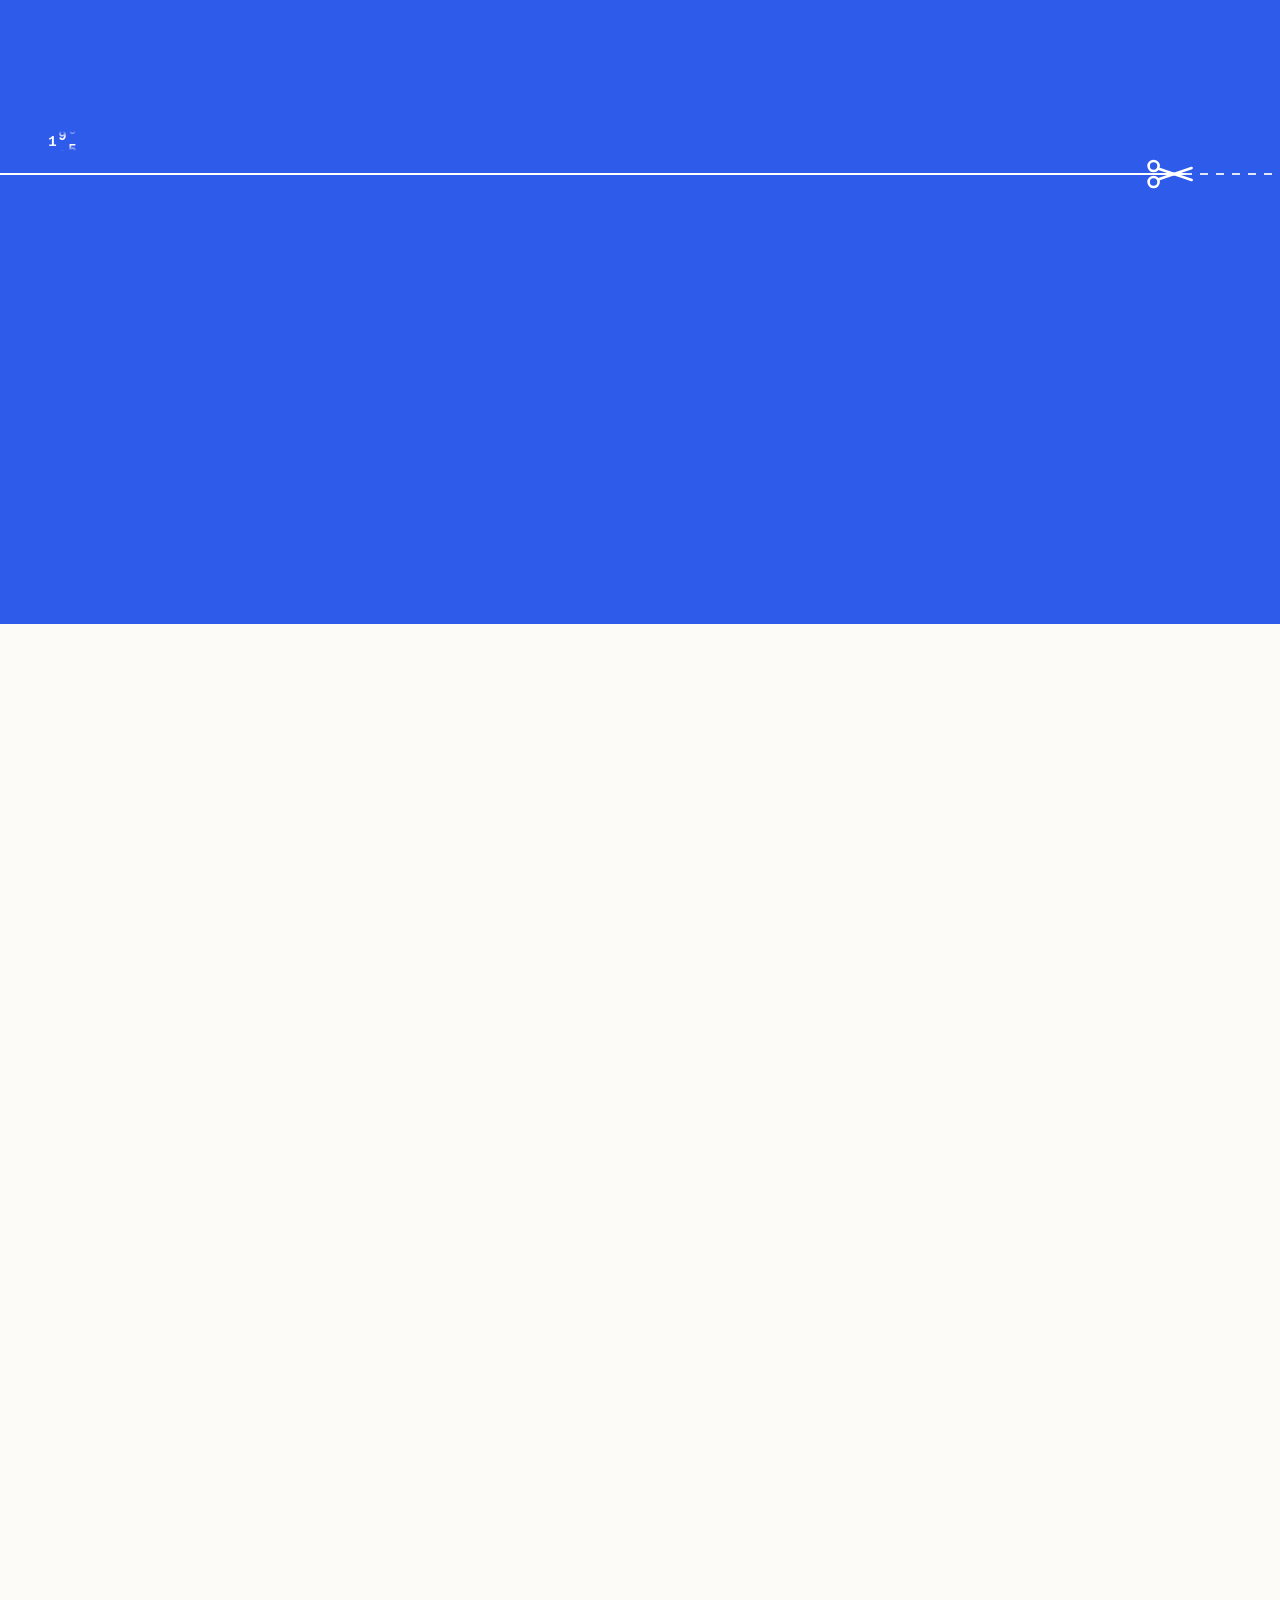
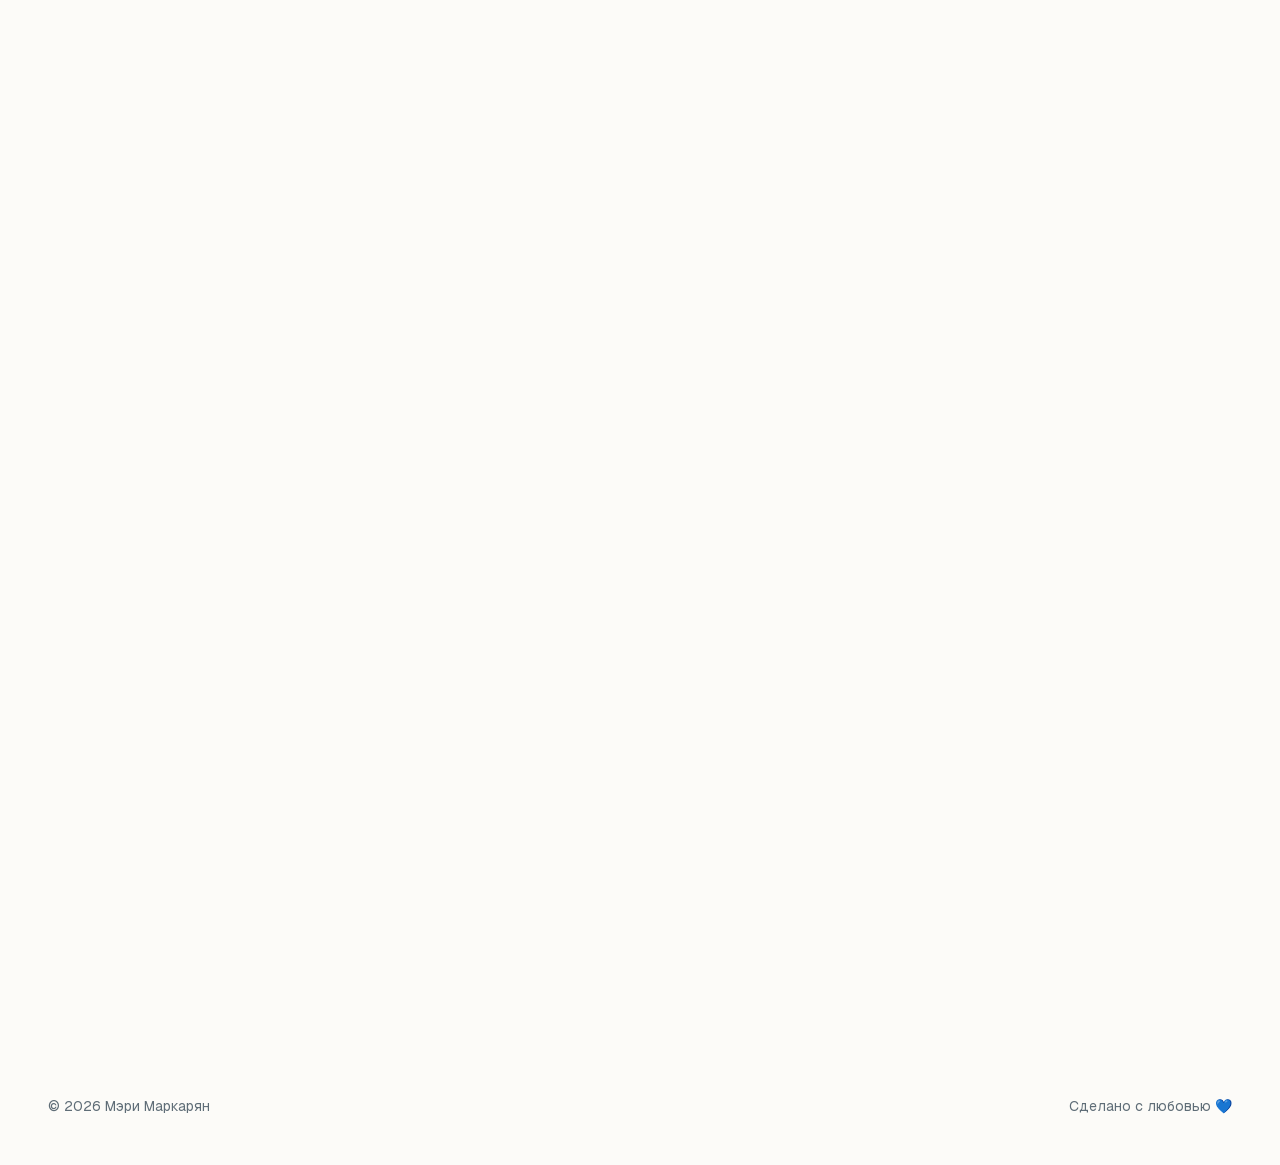
<file: index.html>
<!doctype html>
<html lang="ru" data-home>
<head>
  <meta charset="utf-8">
  <meta name="viewport" content="width=device-width, initial-scale=1">
  <title>Мэри Маркарян — продуктовый дизайнер</title>
  <meta name="description" content="Портфолио продуктового дизайнера Мэри Маркарян: B2B и корпоративные сервисы, платформа грузоперевозок X5 Transport.">
  <link rel="icon" href="favicon.ico" sizes="48x48">
  <link rel="icon" type="image/png" sizes="32x32" href="favicon-32.png">
  <link rel="icon" type="image/png" sizes="192x192" href="icon-192.png">
  <link rel="apple-touch-icon" href="apple-touch-icon.png">
  <link rel="preload" href="fonts/geist-cyrillic.woff2" as="font" type="font/woff2" crossorigin>
  <link rel="stylesheet" href="styles.css">
  <script>(function (d) { var calm = matchMedia('(prefers-reduced-motion: reduce)').matches; if (!calm) d.classList.add('js'); try { if (!calm && (sessionStorage.getItem('pt') || (d.hasAttribute('data-home') && !sessionStorage.getItem('introSeen')))) d.classList.add('pt-in'); } catch (e) {} })(document.documentElement);</script>
</head>
<body>

<header class="header">
  <div class="wrap grid header__inner">
    <a href="index.html" class="logo">Мэри Маркарян</a>
    <nav class="nav">
      <a href="#cases">Кейсы</a>
      <a href="#about">Обо мне</a>
      <a href="#contact" class="nav__contact">Контакты</a>
    </nav>
  </div>
</header>

<main>
  <!-- Hero -->
  <section class="intro">
    <div class="wrap grid intro__grid">
      <div class="intro__top">
        <p class="intro__hi">Привет, я Мэри</p>
        <p class="intro__role">Продуктовый дизайнер</p>
        <span class="status"><i></i>Открыта к предложениям</span>
      </div>

      <h1 class="statement" data-scramble>Я <mark>продуктовый</mark> <mark>дизайнер</mark> с 3+ годами опыта. Проектирую сложные <mark>B2B‑сценарии</mark> и делаю их <mark>простыми</mark> и <mark>понятными</mark>.</h1>

      <ul class="intro__links">
        <li><a href="#cases">
          <svg viewBox="0 0 24 24" aria-hidden="true"><path d="M12 3v18M4.2 7.5l15.6 9M4.2 16.5l15.6-9"/></svg>
          посмотреть кейсы</a></li>
        <li><a href="#about">
          <svg viewBox="0 0 24 24" aria-hidden="true"><circle cx="12" cy="8" r="4"/><path d="M4 21c1.5-4 4.5-6 8-6s6.5 2 8 6"/></svg>
          немного обо мне</a></li>
        <li><a href="https://t.me/mmmerymark" target="_blank" rel="noopener">
          <svg viewBox="0 0 24 24" aria-hidden="true"><path d="M21 4 3 11l6.5 2.2M21 4l-3 16-8.5-6.8M21 4 9.5 13.2V19l3-3.2"/></svg>
          telegram</a></li>
        <li><a href="mailto:merymark1999@gmail.com">
          <svg viewBox="0 0 24 24" aria-hidden="true"><rect x="3" y="5" width="18" height="14" rx="2.5"/><path d="m4 7 8 6 8-6"/></svg>
          почта</a></li>
      </ul>
    </div>
  </section>

  <!-- Cases: sheets of paper, scrolled horizontally while the section is pinned -->
  <section class="work" id="cases" aria-label="Кейсы">
    <div class="work__pin">
      <div class="wrap work__head">
        <p class="work__label">Кейсы</p>
        <p class="work__counter" aria-hidden="true"><span class="work__current">01</span> / 02</p>
      </div>
      <div class="work__track">
        <article class="sheet" id="case-order">
          <div class="sheet__inner">
            <div class="sheet__body">
              <div class="sheet__text">
                <p class="sheet__eyebrow">Кейс 01 · X5 Транспорт</p>
                <h2 class="sheet__title"><a href="case-order.html">Редизайн формы создания заявки</a></h2>
                <p>Форма-wizard раскидывала связанные параметры по вкладкам, а пустое пространство заставляло думать, что данные не загрузились.</p>
                <p>Я сравнила два подхода и собрала все параметры на одной странице, сгруппировав их по смыслу. Выбор типа перевозки перенесла прямо в форму.</p>
                <dl class="facts-list">
                  <div><dt>Период</dt><dd>1 полугодие 2026</dd></div>
                  <div><dt>Продукт</dt><dd>Кабинет грузовладельца</dd></div>
                  <div><dt>Результаты</dt><dd>Расскажу при встрече</dd></div>
                </dl>
                <a href="case-order.html" class="work-case__link">Читать кейс <span>↗</span></a>
              </div>
              <a href="case-order.html" class="sheet__screens sheet__cover" aria-label="Открыть кейс «Редизайн формы создания заявки»">
                <img src="img/cover-order.png" alt="Новая форма создания заявки на перевозку" loading="lazy">
              </a>
            </div>
          </div>
        </article>

        <article class="sheet" id="case-demo">
          <div class="sheet__inner">
            <div class="sheet__body">
              <div class="sheet__text">
                <p class="sheet__eyebrow">Кейс 02 · X5 Транспорт</p>
                <h2 class="sheet__title"><a href="case-demo.html">Демо-версия платформы</a></h2>
                <p>Пока компания проходит проверку, доступа к продукту нет, и многие так и не возвращаются завершить подключение.</p>
                <p>Я спроектировала демо-режим с несколькими точками входа, статусы подключения и путь обратно к регистрации из любого целевого действия.</p>
                <dl class="facts-list">
                  <div><dt>Период</dt><dd>1 полугодие 2026</dd></div>
                  <div><dt>Продукт</dt><dd>Подключение и активация клиентов</dd></div>
                  <div><dt>Результаты</dt><dd>Расскажу при встрече</dd></div>
                </dl>
                <a href="case-demo.html" class="work-case__link">Читать кейс <span>↗</span></a>
              </div>
              <a href="case-demo.html" class="sheet__screens sheet__cover" aria-label="Открыть кейс «Демо-версия платформы»">
                <img src="img/cover-demo.png" alt="Экраны демо-версии: модалка после регистрации, страница груза и плашка подключения" loading="lazy">
              </a>
            </div>
          </div>
        </article>
      </div>
    </div>
  </section>

  <!-- About -->
  <section class="about" id="about">
    <div class="wrap grid">
      <p class="about__eyebrow reveal">Обо мне</p>
      <h2 class="statement about__statement" data-scramble>Проектирую <mark>интерфейсы</mark> с&nbsp;<mark>2023</mark> года.<br>Последние +2 года&nbsp;— платформу <mark>грузоперевозок</mark> в&nbsp;<mark>X5&nbsp;Tech</mark>.</h2>

      <div class="cv">
        <div class="cv__row reveal">
          <div class="cv__label">
            <h3>Опыт работы</h3>
            <p>3+ года в дизайне,<br>из них 2&nbsp;— в продукте</p>
          </div>
          <div class="cv__items cv__items--timeline">
            <div class="cv__item cv__item--current">
              <p class="cv__title">X5 Tech <span class="cv__now">сейчас</span></p>
              <p class="cv__meta">окт 2024 — сейчас</p>
              <p class="cv__text">Платформа грузоперевозок X5&nbsp;Transport. Команда цифрового пути: регистрация, подключение, активация. Команда грузовладельца</p>
            </div>
            <div class="cv__item">
              <p class="cv__title">AIC</p>
              <p class="cv__meta">янв — сен 2024</p>
              <p class="cv__text">Редизайн сайта СберУниверситета, интернет-магазин «Ашан»</p>
            </div>
            <div class="cv__item">
              <p class="cv__title">HMND</p>
              <p class="cv__meta">ноя 2023 — янв 2024</p>
              <p class="cv__text">MVP ERP-системы</p>
            </div>
          </div>
        </div>
        <div class="cv__row reveal">
          <div class="cv__label"><h3>Образование</h3></div>
          <div class="cv__items">
            <div class="cv__item cv__item--wide">
              <p class="cv__title">Бакалавр архитектуры</p>
              <p class="cv__meta">СГТУ имени Гагарина Ю.А. / Институт урбанистики, архитектуры и строительства</p>
            </div>
          </div>
        </div>
        <div class="cv__row reveal">
          <div class="cv__label"><h3>Языки</h3></div>
          <div class="cv__items">
            <div class="cv__item">
              <p class="cv__title">Английский</p>
              <p class="cv__meta">B2 / Upper-Intermediate</p>
            </div>
          </div>
        </div>
      </div>
    </div>
  </section>

</main>

<!-- Contacts -->
<section class="contact" id="contact" data-ripple>
  <div class="wrap">
    <h2 class="statement contact__statement" data-scramble data-replay data-ripple-origin>Открыта к&nbsp;предложениям на позицию <mark>продуктового</mark> <mark>дизайнера</mark>.</h2>
    <p class="statement contact__note" data-scramble data-replay>Удобнее всего&nbsp;— в&nbsp;Telegram.</p>
    <div class="contact__actions reveal">
      <a href="https://t.me/mmmerymark" class="pill-btn" target="_blank" rel="noopener">Telegram <span aria-hidden="true">↗</span></a>
      <button type="button" class="pill-btn" data-copy-email="merymark1999@gmail.com">Скопировать почту</button>
    </div>
  </div>
</section>

<footer class="footer">
  <div class="wrap">
    <span>© 2026 Мэри Маркарян</span>
    <span>Сделано с любовью 💙</span>
  </div>
</footer>

<script src="main.js"></script>
</body>
</html>
</file>
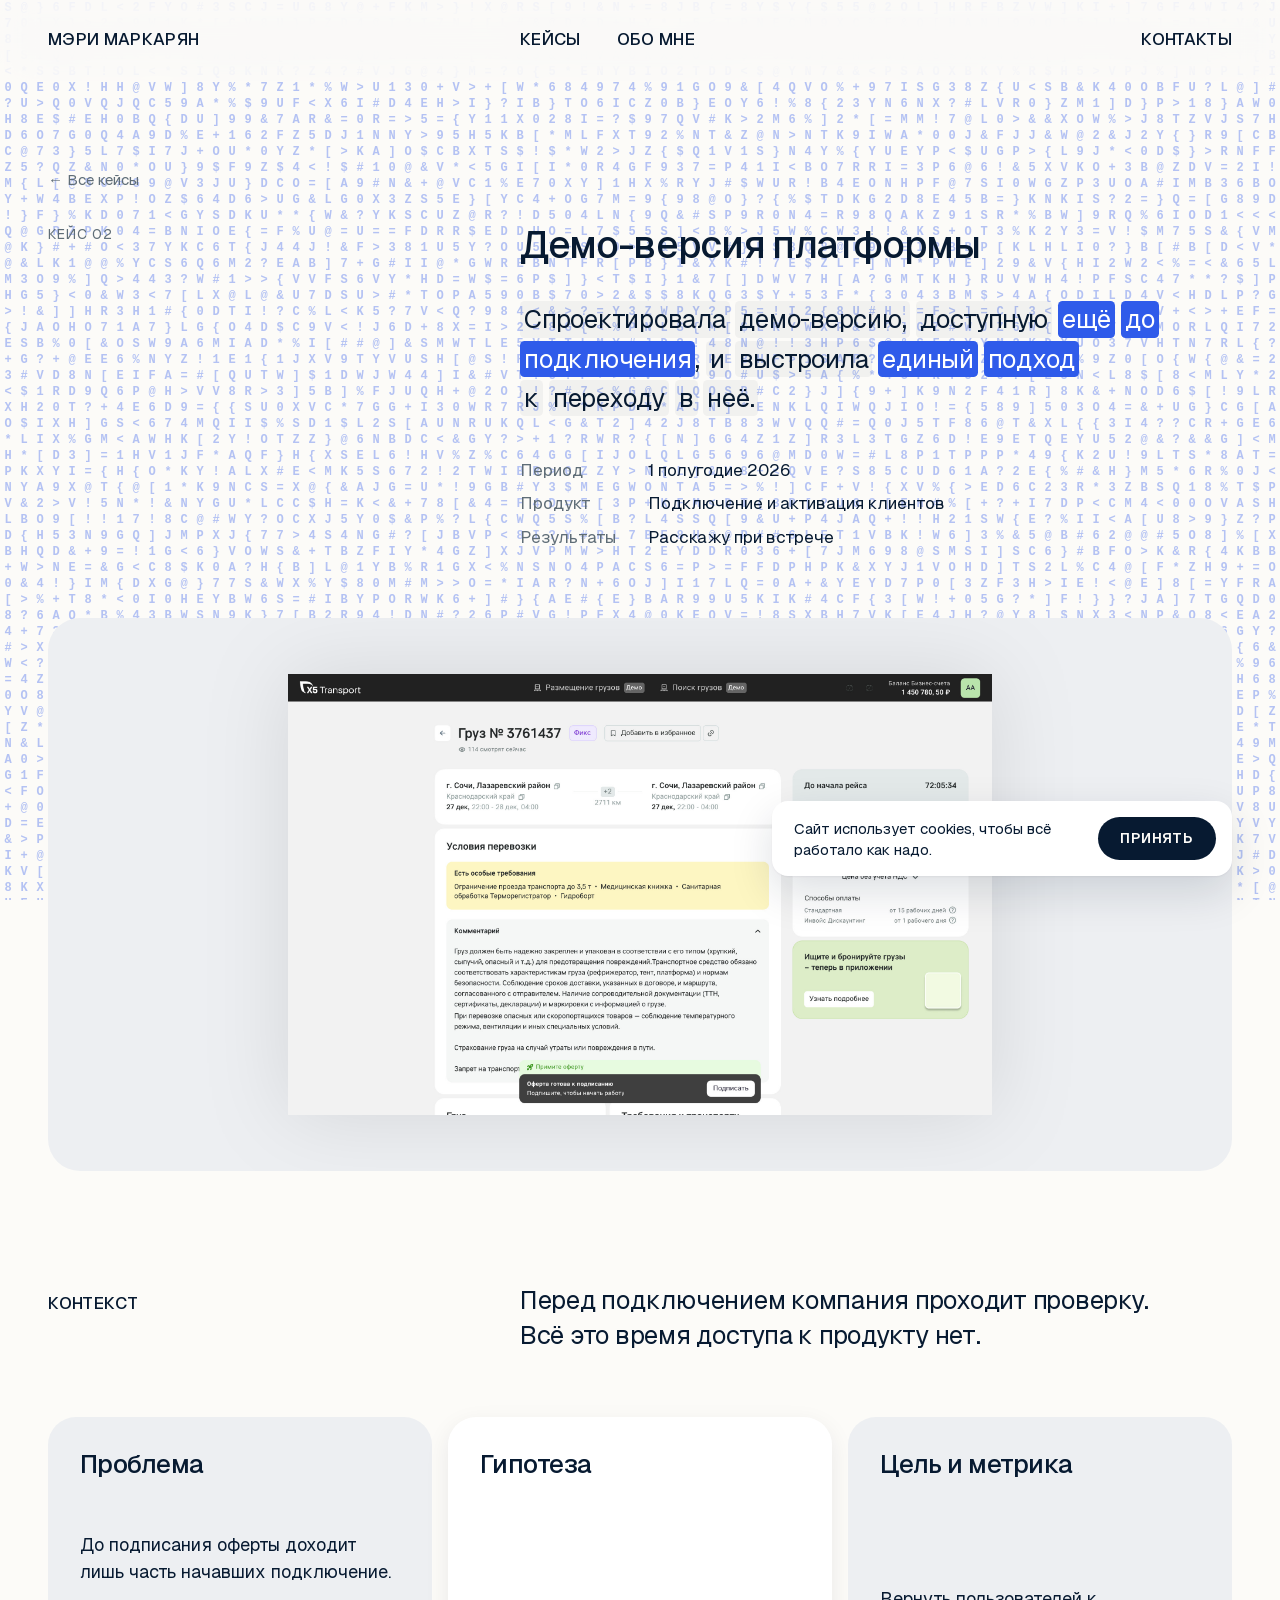
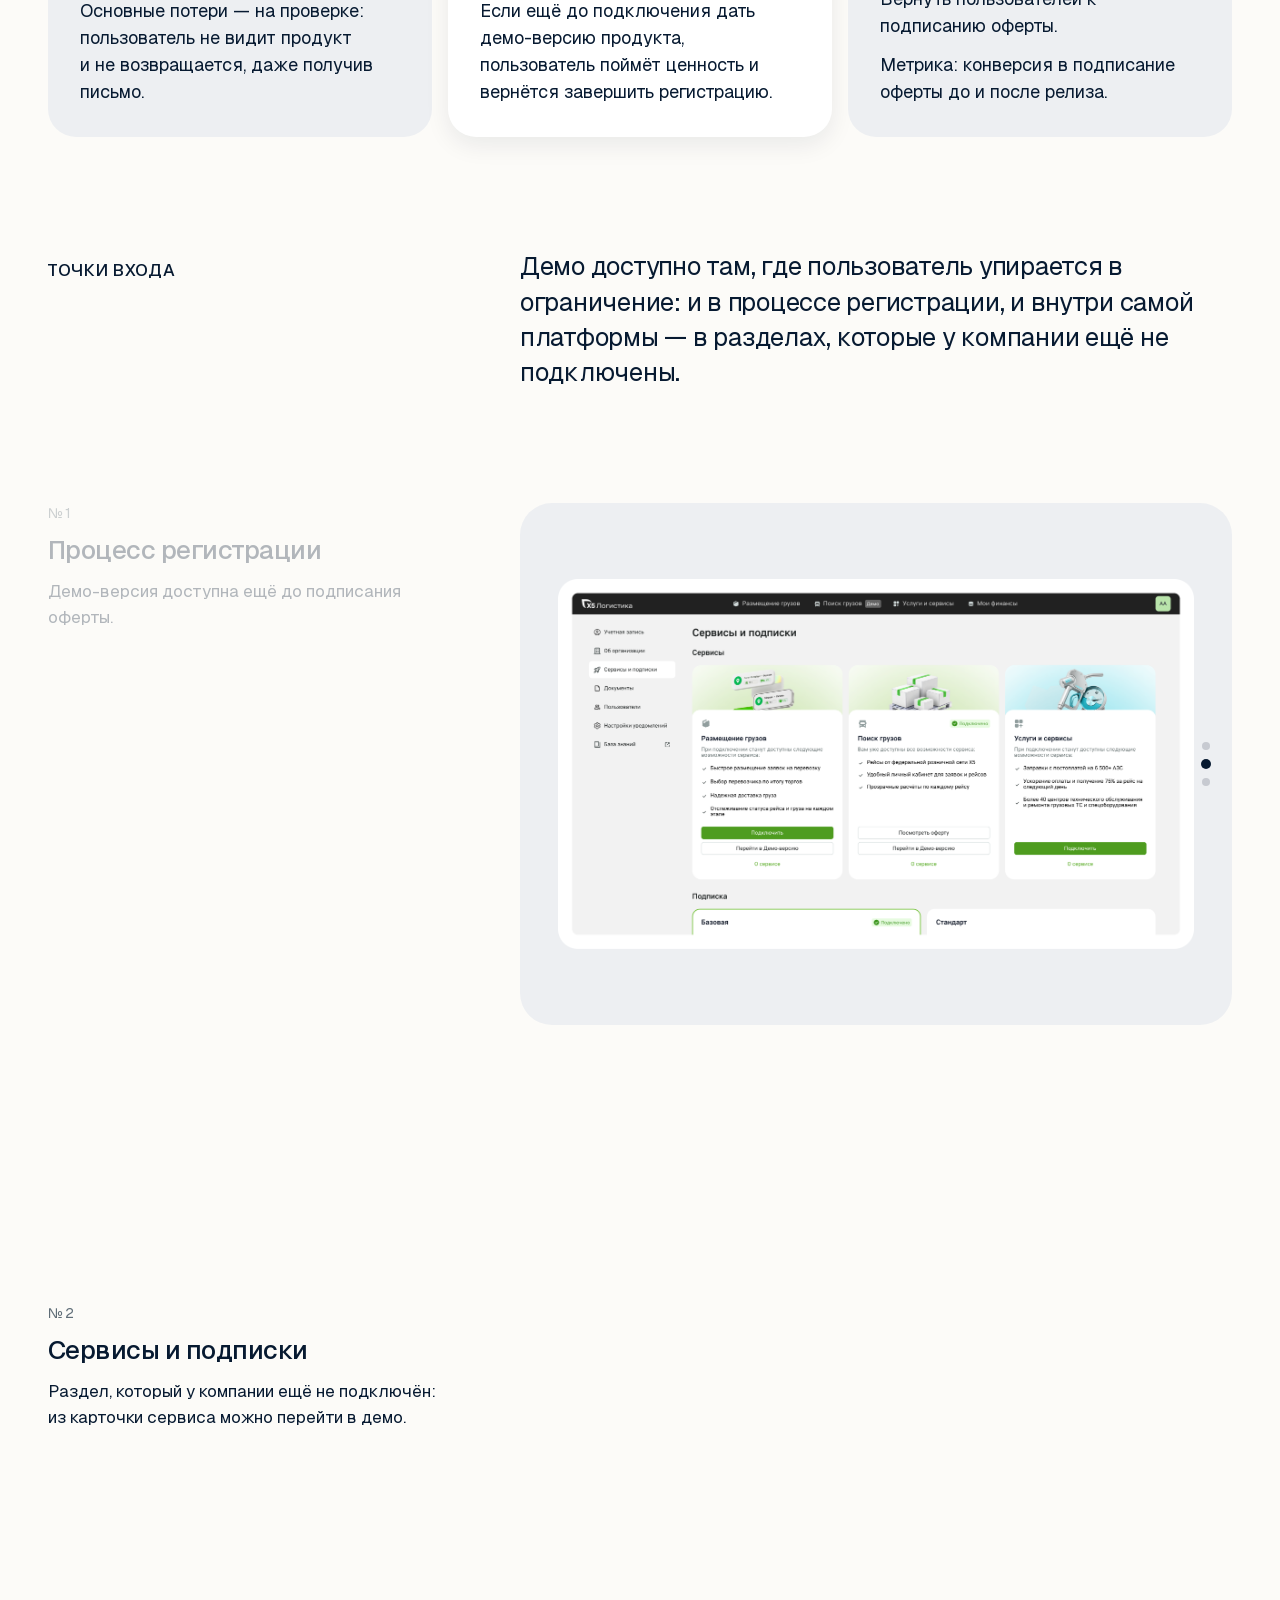
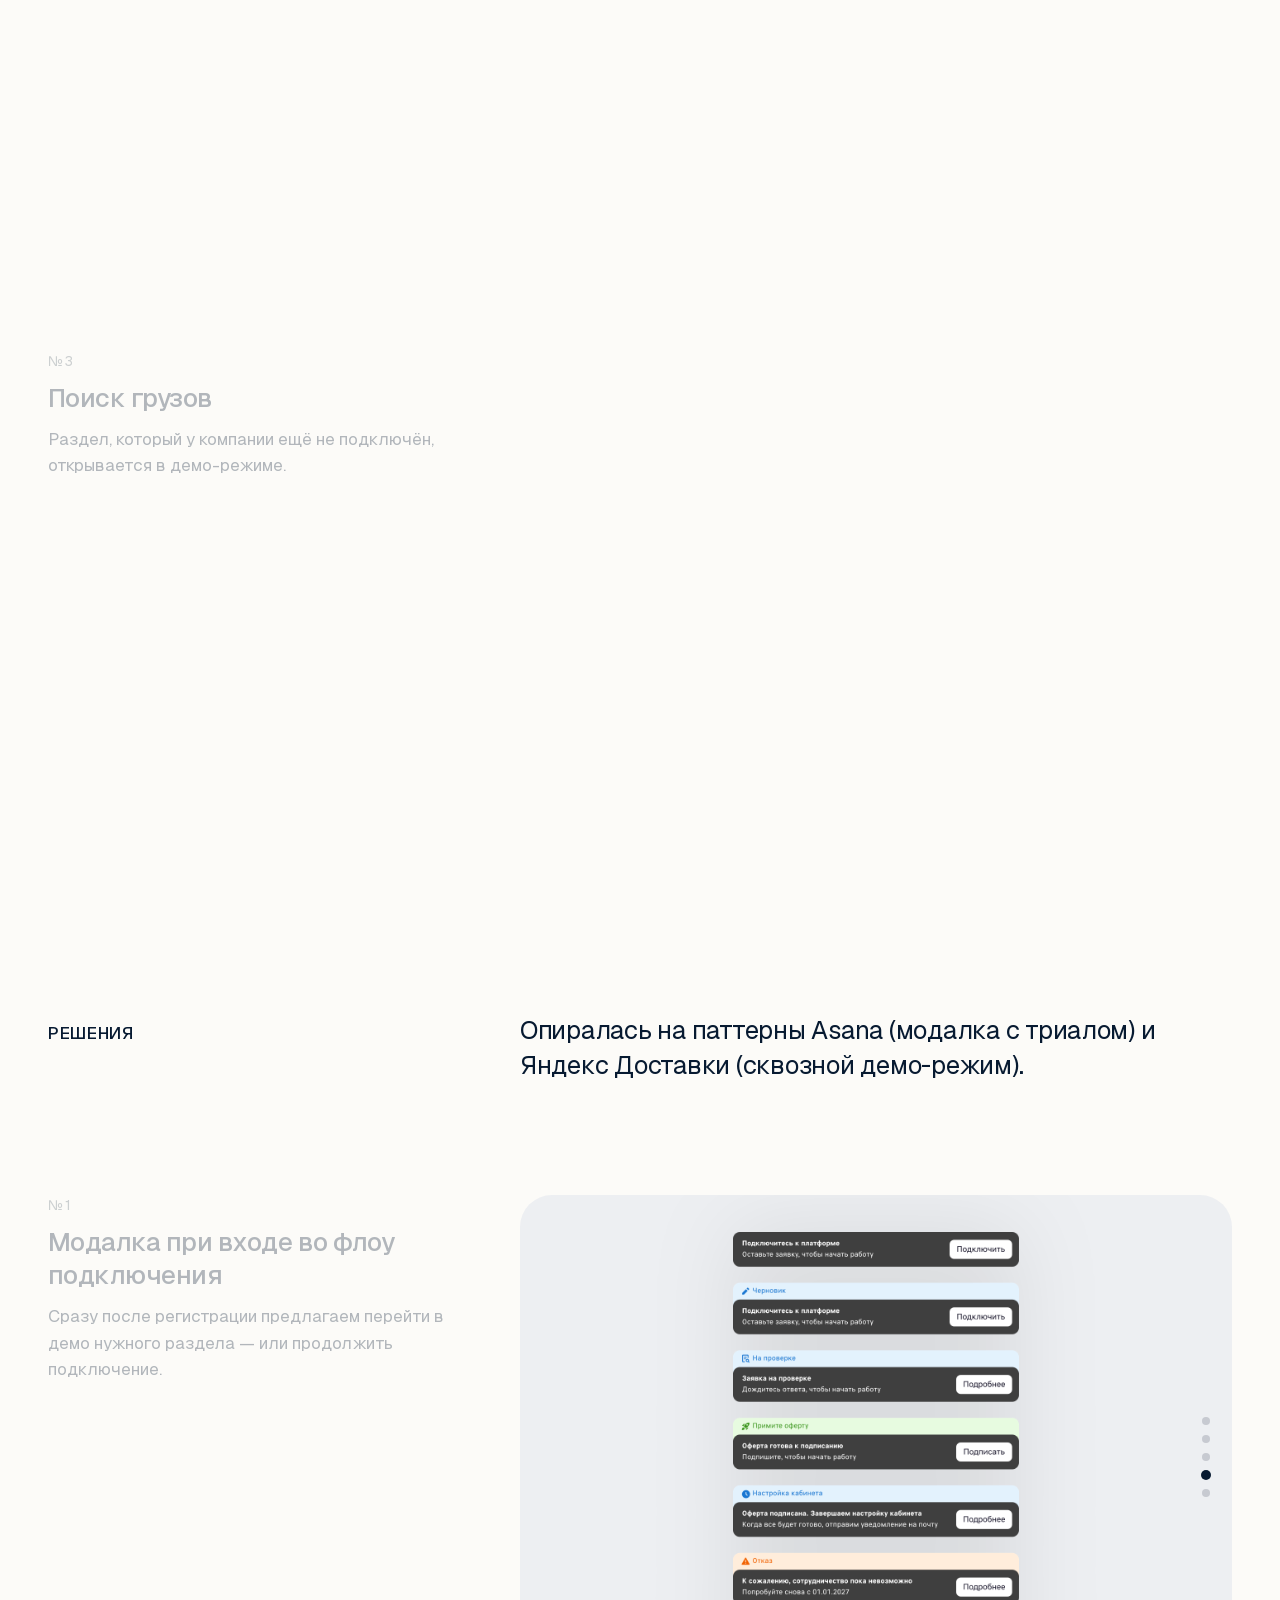
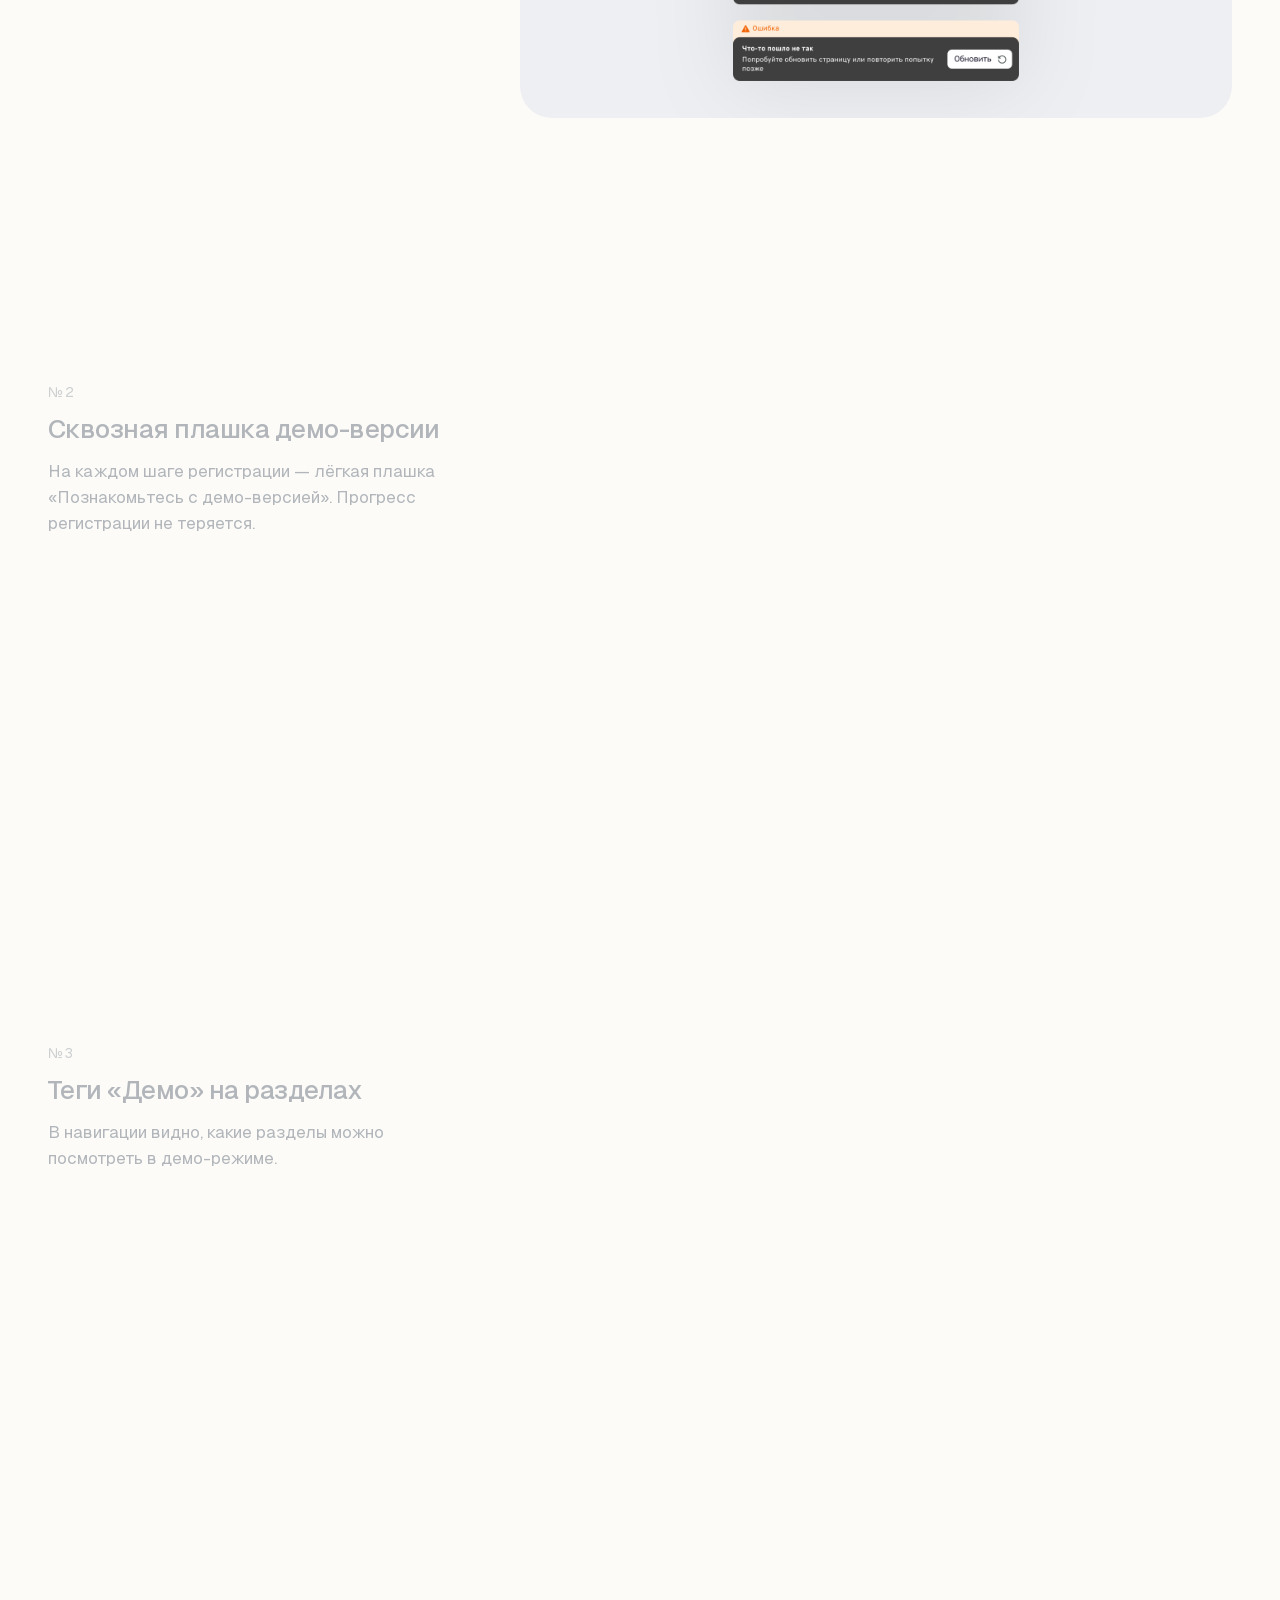
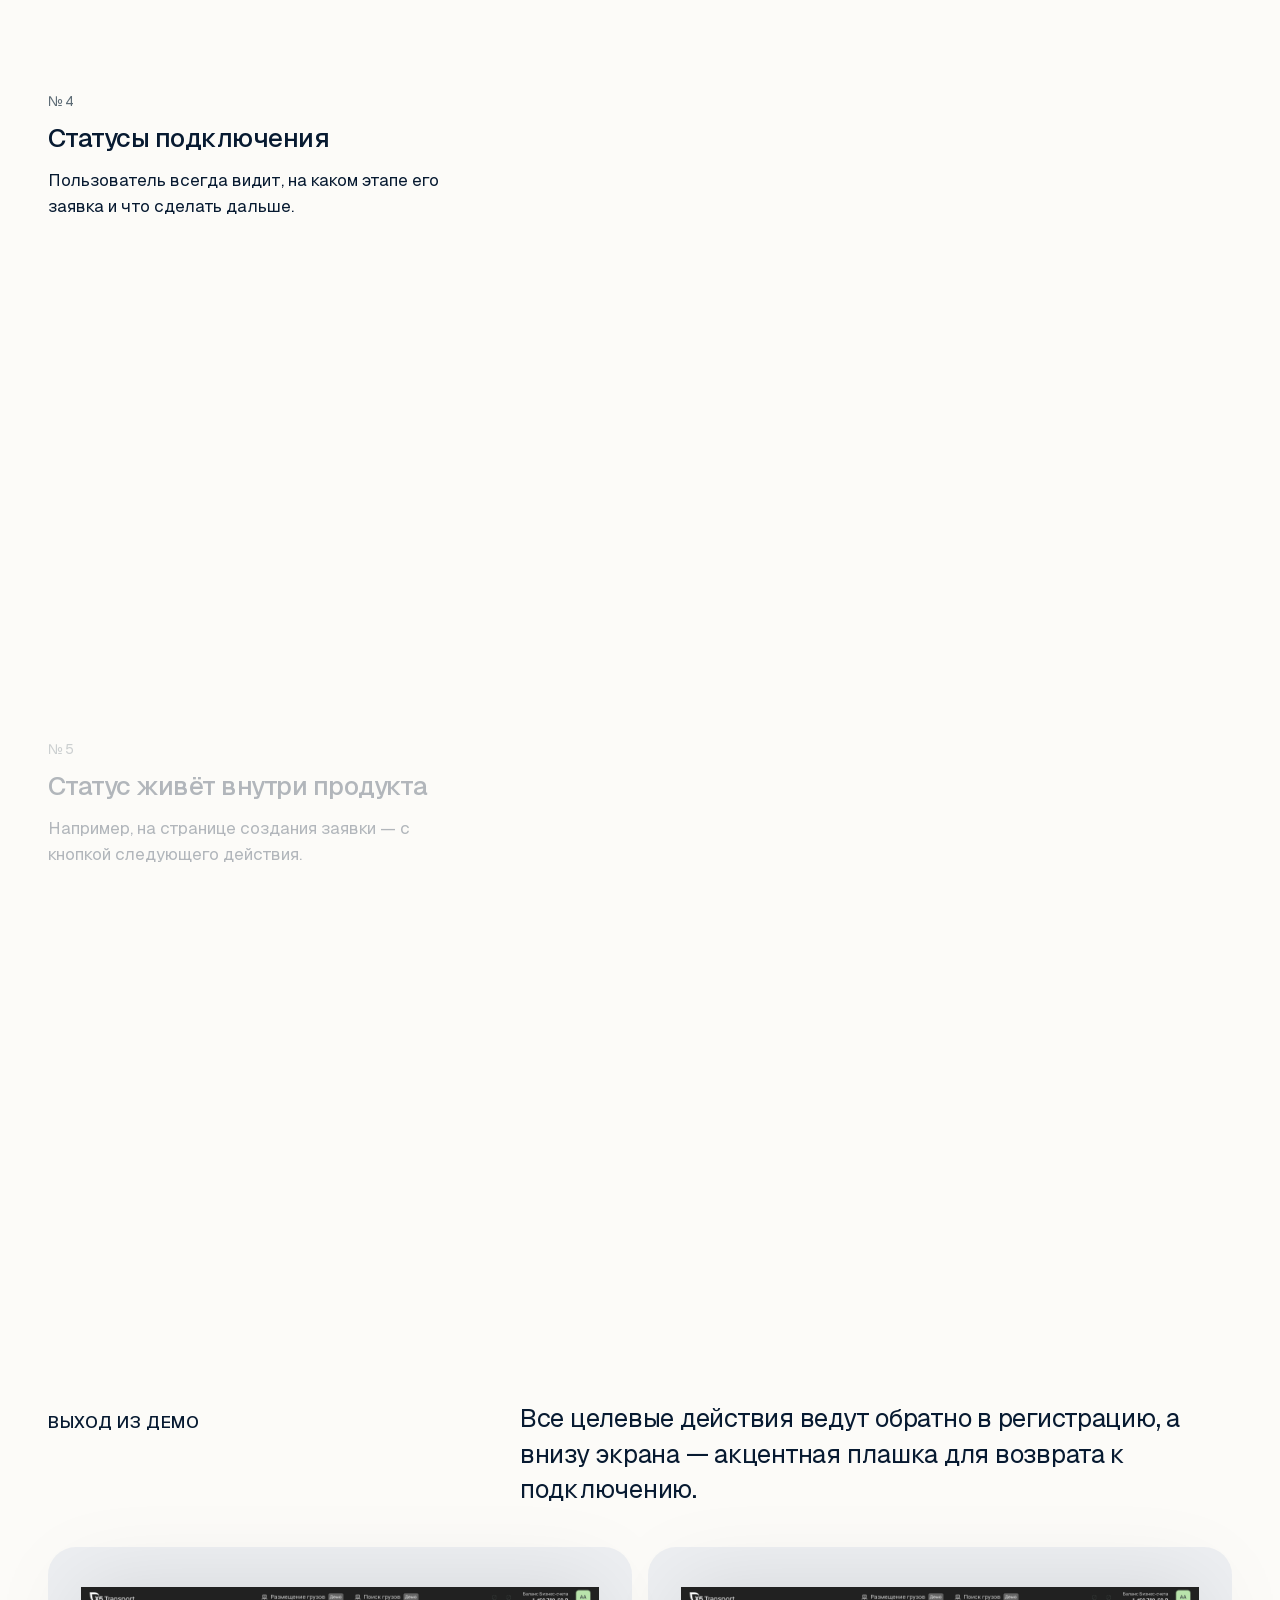
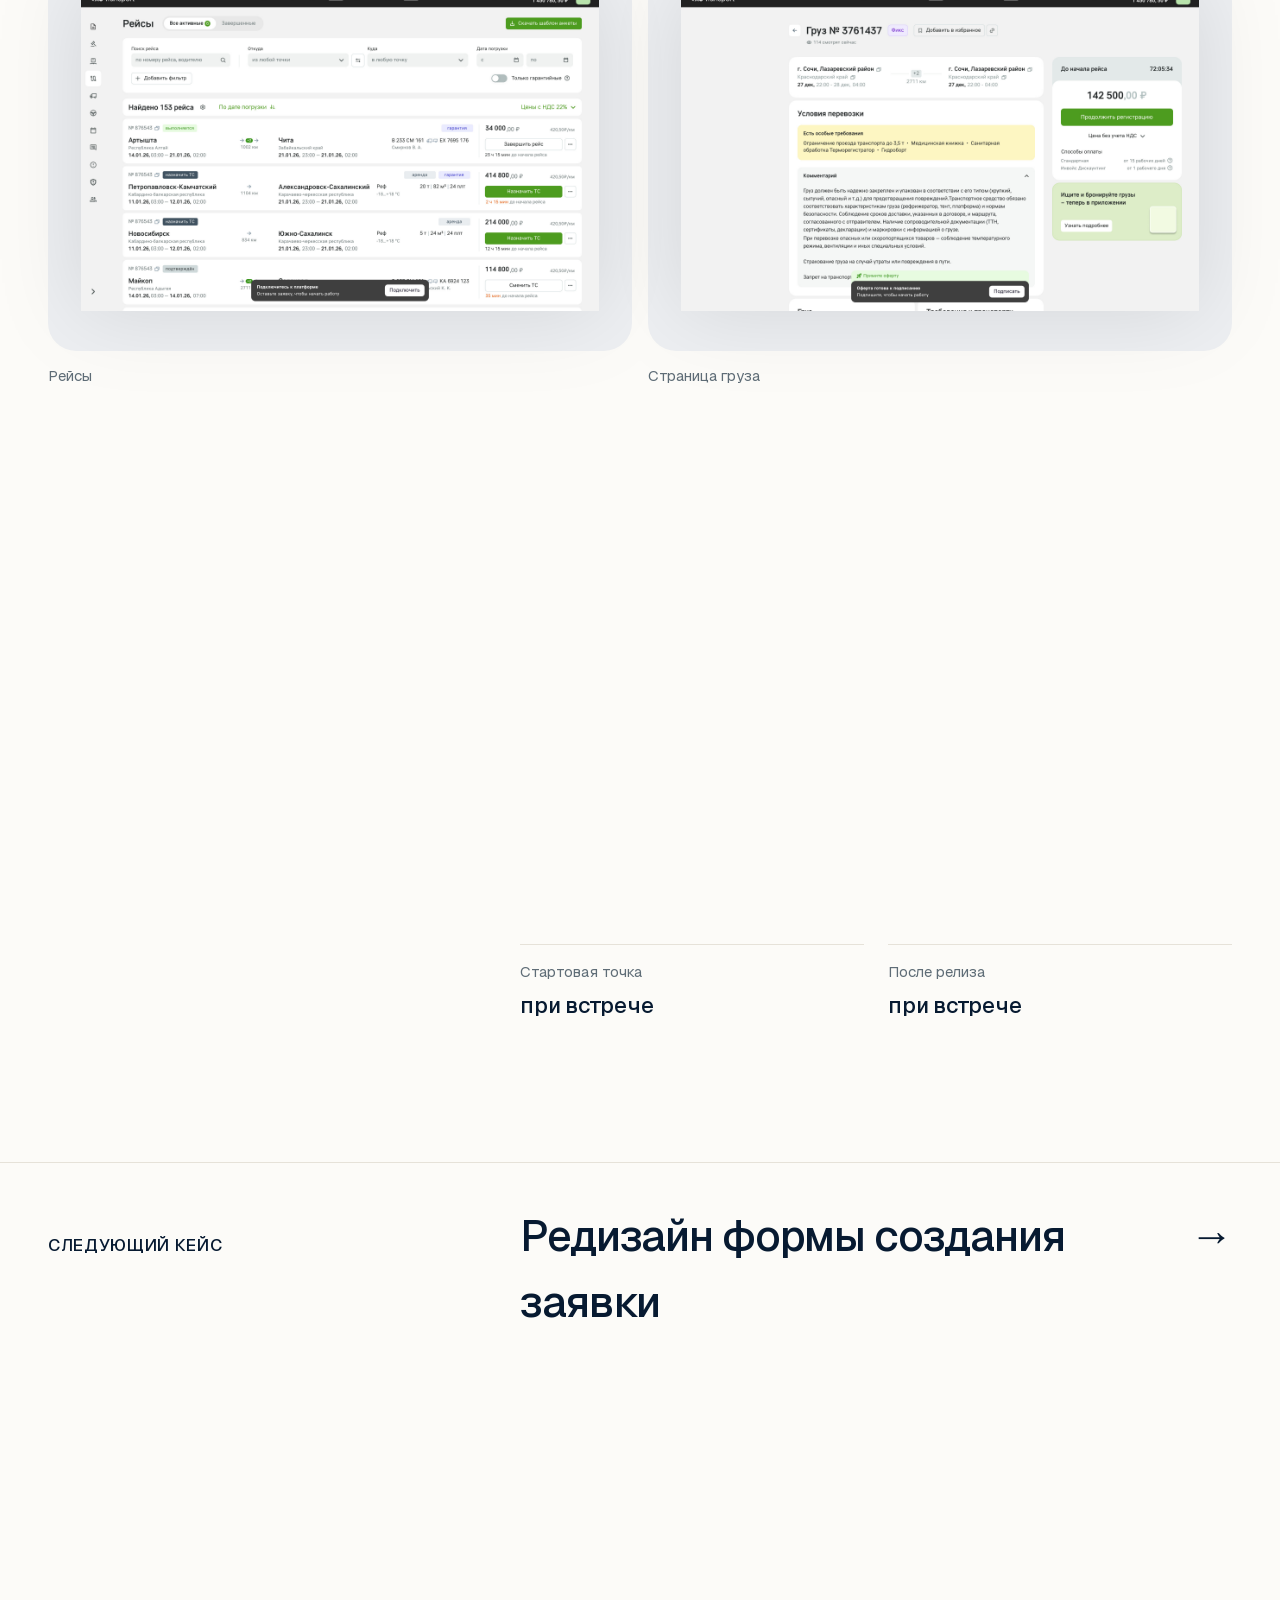
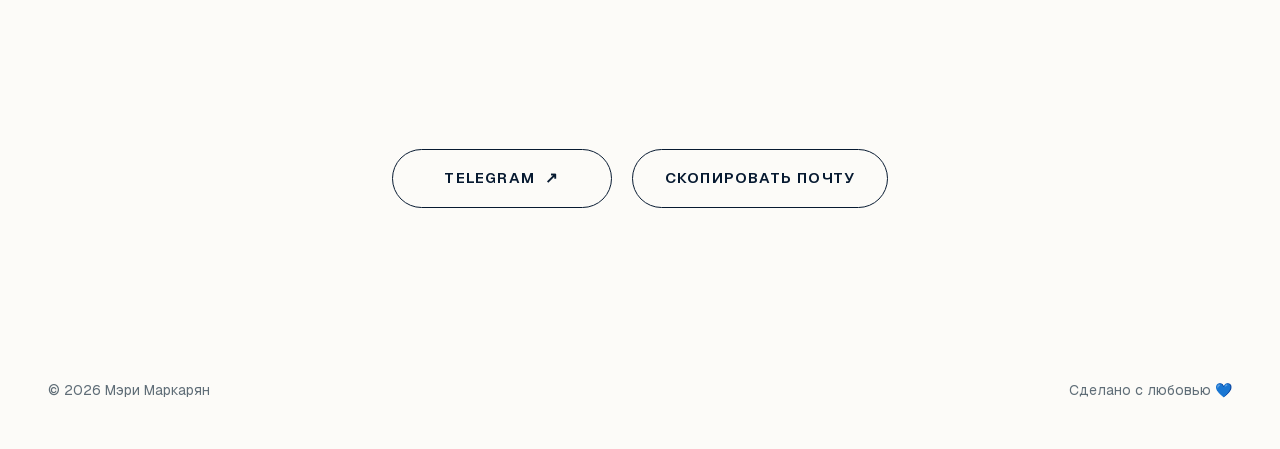
<file: case-demo.html>
<!doctype html>
<html lang="ru">
<head>
  <meta charset="utf-8">
  <meta name="viewport" content="width=device-width, initial-scale=1">
  <title>Демо-версия платформы — Мэри Маркарян</title>
  <meta name="description" content="Кейс: демо-версия платформы X5 Transport для клиентов, которые ещё не подключились.">
  <link rel="icon" href="favicon.ico" sizes="48x48">
  <link rel="icon" type="image/png" sizes="32x32" href="favicon-32.png">
  <link rel="icon" type="image/png" sizes="192x192" href="icon-192.png">
  <link rel="apple-touch-icon" href="apple-touch-icon.png">
  <link rel="preload" href="fonts/geist-cyrillic.woff2" as="font" type="font/woff2" crossorigin>
  <link rel="stylesheet" href="styles.css">
  <script>(function (d) { var calm = matchMedia('(prefers-reduced-motion: reduce)').matches; if (!calm) d.classList.add('js'); try { if (!calm && (sessionStorage.getItem('pt') || (d.hasAttribute('data-home') && !sessionStorage.getItem('introSeen')))) d.classList.add('pt-in'); } catch (e) {} })(document.documentElement);</script>
</head>
<body>

<header class="header">
  <div class="wrap grid header__inner">
    <a href="index.html" class="logo">Мэри Маркарян</a>
    <nav class="nav">
      <a href="index.html#cases">Кейсы</a>
      <a href="index.html#about">Обо мне</a>
      <a href="#contact" class="nav__contact">Контакты</a>
    </nav>
  </div>
</header>

<main class="cs">
  <section class="wrap grid cs-intro">
    <a href="index.html#cases" class="cs-back">← Все кейсы</a>
    <div class="reveal">
      <p class="cs-eyebrow">Кейс 02</p>
    </div>
    <div class="reveal">
      <h1 class="cs-title">Демо-версия платформы</h1>
      <p class="cs-lead statement" data-scramble>Спроектировала демо-версию, доступную <mark>ещё</mark> <mark>до</mark> <mark>подключения</mark>, и выстроила <mark>единый</mark> <mark>подход</mark> к&nbsp;переходу в&nbsp;неё.</p>
      <table class="cs-table"><tr><th>Период</th><td>1 полугодие 2026</td></tr><tr><th>Продукт</th><td>Подключение и активация клиентов</td></tr><tr><th>Результаты</th><td>Расскажу при встрече</td></tr></table>
    </div>
  </section>

  <figure class="wrap cs-hero reveal"><div class="cs-hero__frame"><img class="fig" style="--w: 59.5%" src="img/case-demo/demo-hero.jpg" alt="Страница груза в демо-версии"></div></figure>

  <section class="wrap grid cs-row">
    <h2 class="cs-label reveal">Контекст</h2>
    <div class="reveal"><p class="cs-logline">Перед подключением компания проходит проверку.<br>Всё это время доступа к&nbsp;продукту нет.</p></div>
    <div class="cs-cards reveal">
      <div class="cs-card"><h3>Проблема</h3><div><p>До подписания оферты доходит лишь часть начавших подключение.</p><p>Основные потери&nbsp;— на проверке: пользователь не видит продукт и&nbsp;не&nbsp;возвращается, даже получив письмо.</p></div></div>
      <div class="cs-card cs-card--white"><h3>Гипотеза</h3><div><p>Если ещё до подключения дать демо-версию продукта, пользователь поймёт ценность и вернётся завершить регистрацию.</p></div></div>
      <div class="cs-card"><h3>Цель и метрика</h3><div><p>Вернуть пользователей к подписанию оферты.</p><p>Метрика: конверсия в&nbsp;подписание оферты до и после релиза.</p></div></div>
    </div>
  </section>

  <section class="wrap grid cs-row">
    <h2 class="cs-label reveal">Точки входа</h2>
    <div class="reveal"><p class="cs-logline">Демо доступно там, где пользователь упирается в ограничение: и в процессе регистрации, и внутри самой платформы — в разделах, которые у компании ещё не подключены.</p></div>
  </section>

  <section class="wrap grid cs-story" data-story>
    <div class="cs-story__steps">
      <div class="cs-step">
        <p class="cs-step__num">№1</p>
        <h3 class="cs-step__title">Процесс регистрации</h3>
        <p class="cs-step__text">Демо-версия доступна ещё до подписания оферты.</p>
        <div class="cs-step__img"><img class="flat" src="img/case-demo/demo-registration.png" alt="Регистрация с плашкой демо-версии" loading="lazy"></div>
      </div>
      <div class="cs-step">
        <p class="cs-step__num">№2</p>
        <h3 class="cs-step__title">Сервисы и подписки</h3>
        <p class="cs-step__text">Раздел, который у компании ещё не подключён: из карточки сервиса можно перейти в демо.</p>
        <div class="cs-step__img"><img class="flat" src="img/case-demo/demo-services.png" alt="Сервисы и подписки с переходом в демо" loading="lazy"></div>
      </div>
      <div class="cs-step">
        <p class="cs-step__num">№3</p>
        <h3 class="cs-step__title">Поиск грузов</h3>
        <p class="cs-step__text">Раздел, который у компании ещё не подключён, открывается в демо-режиме.</p>
        <div class="cs-step__img"><img class="flat" src="img/case-demo/demo-cargo-search.png" alt="Поиск грузов в демо-режиме" loading="lazy"></div>
      </div>
    </div>
    <div class="cs-story__panel">
      <figure class="cs-story__media"><img class="flat" style="--w: 89.4%; --h: 70.9%" src="img/case-demo/demo-registration.png" alt="Регистрация с плашкой демо-версии" loading="lazy"></figure>
      <figure class="cs-story__media"><img class="flat" style="--w: 89.4%; --h: 70.9%" src="img/case-demo/demo-services.png" alt="Сервисы и подписки с переходом в демо" loading="lazy"></figure>
      <figure class="cs-story__media"><img class="flat" style="--w: 89.4%; --h: 70.9%" src="img/case-demo/demo-cargo-search.png" alt="Поиск грузов в демо-режиме" loading="lazy"></figure>
    </div>
  </section>

  <section class="wrap grid cs-row">
    <h2 class="cs-label reveal">Решения</h2>
    <div class="reveal"><p class="cs-logline">Опиралась на паттерны Asana (модалка с триалом) и Яндекс Доставки (сквозной демо-режим).</p></div>
  </section>

  <section class="wrap grid cs-story" data-story>
    <div class="cs-story__steps">
      <div class="cs-step">
        <p class="cs-step__num">№1</p>
        <h3 class="cs-step__title">Модалка при входе во флоу подключения</h3>
        <p class="cs-step__text">Сразу после регистрации предлагаем перейти в демо нужного раздела — или продолжить подключение.</p>
        <div class="cs-step__img"><img class="flat" src="img/case-demo/demo-modal.png" alt="Модальное окно с предложением перейти в демо" loading="lazy"></div>
      </div>
      <div class="cs-step">
        <p class="cs-step__num">№2</p>
        <h3 class="cs-step__title">Сквозная плашка демо-версии</h3>
        <p class="cs-step__text">На каждом шаге регистрации — лёгкая плашка «Познакомьтесь с демо-версией». Прогресс регистрации не теряется.</p>
        <div class="cs-step__img"><img class="fig" src="img/case-demo/demo-role.png" alt="Плашка демо-версии на шаге выбора роли" loading="lazy"></div>
      </div>
      <div class="cs-step">
        <p class="cs-step__num">№3</p>
        <h3 class="cs-step__title">Теги «Демо» на разделах</h3>
        <p class="cs-step__text">В навигации видно, какие разделы можно посмотреть в демо-режиме.</p>
        <div class="cs-step__img"><img class="fig" src="img/case-demo/demo-tags.png" alt="Теги Демо в навигации" loading="lazy"></div>
      </div>
      <div class="cs-step">
        <p class="cs-step__num">№4</p>
        <h3 class="cs-step__title">Статусы подключения</h3>
        <p class="cs-step__text">Пользователь всегда видит, на каком этапе его заявка и что сделать дальше.</p>
        <div class="cs-step__img"><img class="fig" src="img/case-demo/demo-statuses.png" alt="Набор статусов подключения" loading="lazy"></div>
      </div>
      <div class="cs-step">
        <p class="cs-step__num">№5</p>
        <h3 class="cs-step__title">Статус живёт внутри продукта</h3>
        <p class="cs-step__text">Например, на странице создания заявки — с кнопкой следующего действия.</p>
        <div class="cs-step__img"><img class="fig" src="img/case-demo/demo-order-status.jpg" alt="Статус подключения на странице создания заявки" loading="lazy"></div>
      </div>
    </div>
    <div class="cs-story__panel">
      <figure class="cs-story__media"><img class="flat" style="--w: 89.4%; --h: 76.2%" src="img/case-demo/demo-modal.png" alt="Модальное окно с предложением перейти в демо" loading="lazy"></figure>
      <figure class="cs-story__media"><img class="fig" style="--w: 89.4%; --h: 76.7%" src="img/case-demo/demo-role.png" alt="Плашка демо-версии на шаге выбора роли" loading="lazy"></figure>
      <figure class="cs-story__media"><img class="fig" style="--w: 89.4%; --h: 49.4%" src="img/case-demo/demo-tags.png" alt="Теги Демо в навигации" loading="lazy"></figure>
      <figure class="cs-story__media"><img class="fig" style="--w: 40.1%; --h: 85.9%" src="img/case-demo/demo-statuses.png" alt="Набор статусов подключения" loading="lazy"></figure>
      <figure class="cs-story__media"><img class="fig" style="--w: 86%; --h: 73.3%" src="img/case-demo/demo-order-status.jpg" alt="Статус подключения на странице создания заявки" loading="lazy"></figure>
    </div>
  </section>

  <section class="wrap grid cs-row">
    <h2 class="cs-label reveal">Выход из демо</h2>
    <div class="reveal"><p class="cs-logline">Все целевые действия ведут обратно в регистрацию, а внизу экрана — акцентная плашка для возврата к подключению.</p></div>
    <div class="cs-gallery" style="--n: 2; grid-column: 1 / -1">
      <figure class="reveal"><div class="cs-shot"><img class="fig" style="--w: 102.7%" src="img/case-demo/demo-trips.jpg" alt="Рейсы в демо-версии" loading="lazy"></div><p class="cs-caption">Рейсы</p></figure>
      <figure class="reveal"><div class="cs-shot"><img class="fig" style="--w: 102.7%" src="img/case-demo/demo-cargo-page.jpg" alt="Страница груза в демо-версии" loading="lazy"></div><p class="cs-caption">Страница груза</p></figure>
    </div>
  </section>

  <section class="wrap grid cs-row">
    <h2 class="cs-label reveal">Риск</h2>
    <div class="reveal"><p class="cs-logline">Не уведёт ли демо пользователей из регистрации?</p></div>
    <div class="cs-results reveal" style="--n: 2; grid-column: 2"><div><span>Во флоу подключения</span><p class="cs-step__text">Плашка визуально лёгкая — белая, с тенью — и не конкурирует с основным действием. Её можно закрыть крестиком.</p></div><div><span>В демо-версии</span><p class="cs-step__text">Путь назад к регистрации есть в целевых действиях и в акцентной чёрной плашке с кнопкой, ведущей к подключению.</p></div></div>
  </section>

  <section class="wrap grid cs-row">
    <h2 class="cs-label reveal">Результаты</h2>
    <div class="reveal"><p class="cs-logline statement" data-scramble>Стартовую <mark>конверсию</mark> в&nbsp;подписание оферты и <mark>динамику</mark> после релиза покажу и разберу <mark>на</mark> <mark>встрече</mark>.</p></div>
    <div class="cs-results reveal" style="--n: 2; grid-column: 2"><div><span>Стартовая точка</span><b>при встрече</b></div><div><span>После релиза</span><b>при встрече</b></div></div>
  </section>

  <section class="wrap grid cs-next">
    <p class="cs-label">Следующий кейс</p>
    <a href="case-order.html">Редизайн формы создания заявки <span aria-hidden="true">→</span></a>
  </section>
</main>

<section class="contact" id="contact" data-ripple>
  <div class="wrap">
    <h2 class="statement contact__statement" data-scramble data-replay data-ripple-origin>Открыта к&nbsp;предложениям на позицию <mark>продуктового</mark> <mark>дизайнера</mark>.</h2>
    <p class="statement contact__note" data-scramble data-replay>Удобнее всего&nbsp;— в&nbsp;Telegram.</p>
    <div class="contact__actions reveal">
      <a href="https://t.me/mmmerymark" class="pill-btn" target="_blank" rel="noopener">Telegram <span aria-hidden="true">↗</span></a>
      <button type="button" class="pill-btn" data-copy-email="merymark1999@gmail.com">Скопировать почту</button>
    </div>
  </div>
</section>

<footer class="footer">
  <div class="wrap">
    <span>© 2026 Мэри Маркарян</span>
    <span>Сделано с любовью 💙</span>
  </div>
</footer>

<script src="main.js"></script>
</body>
</html>
</file>
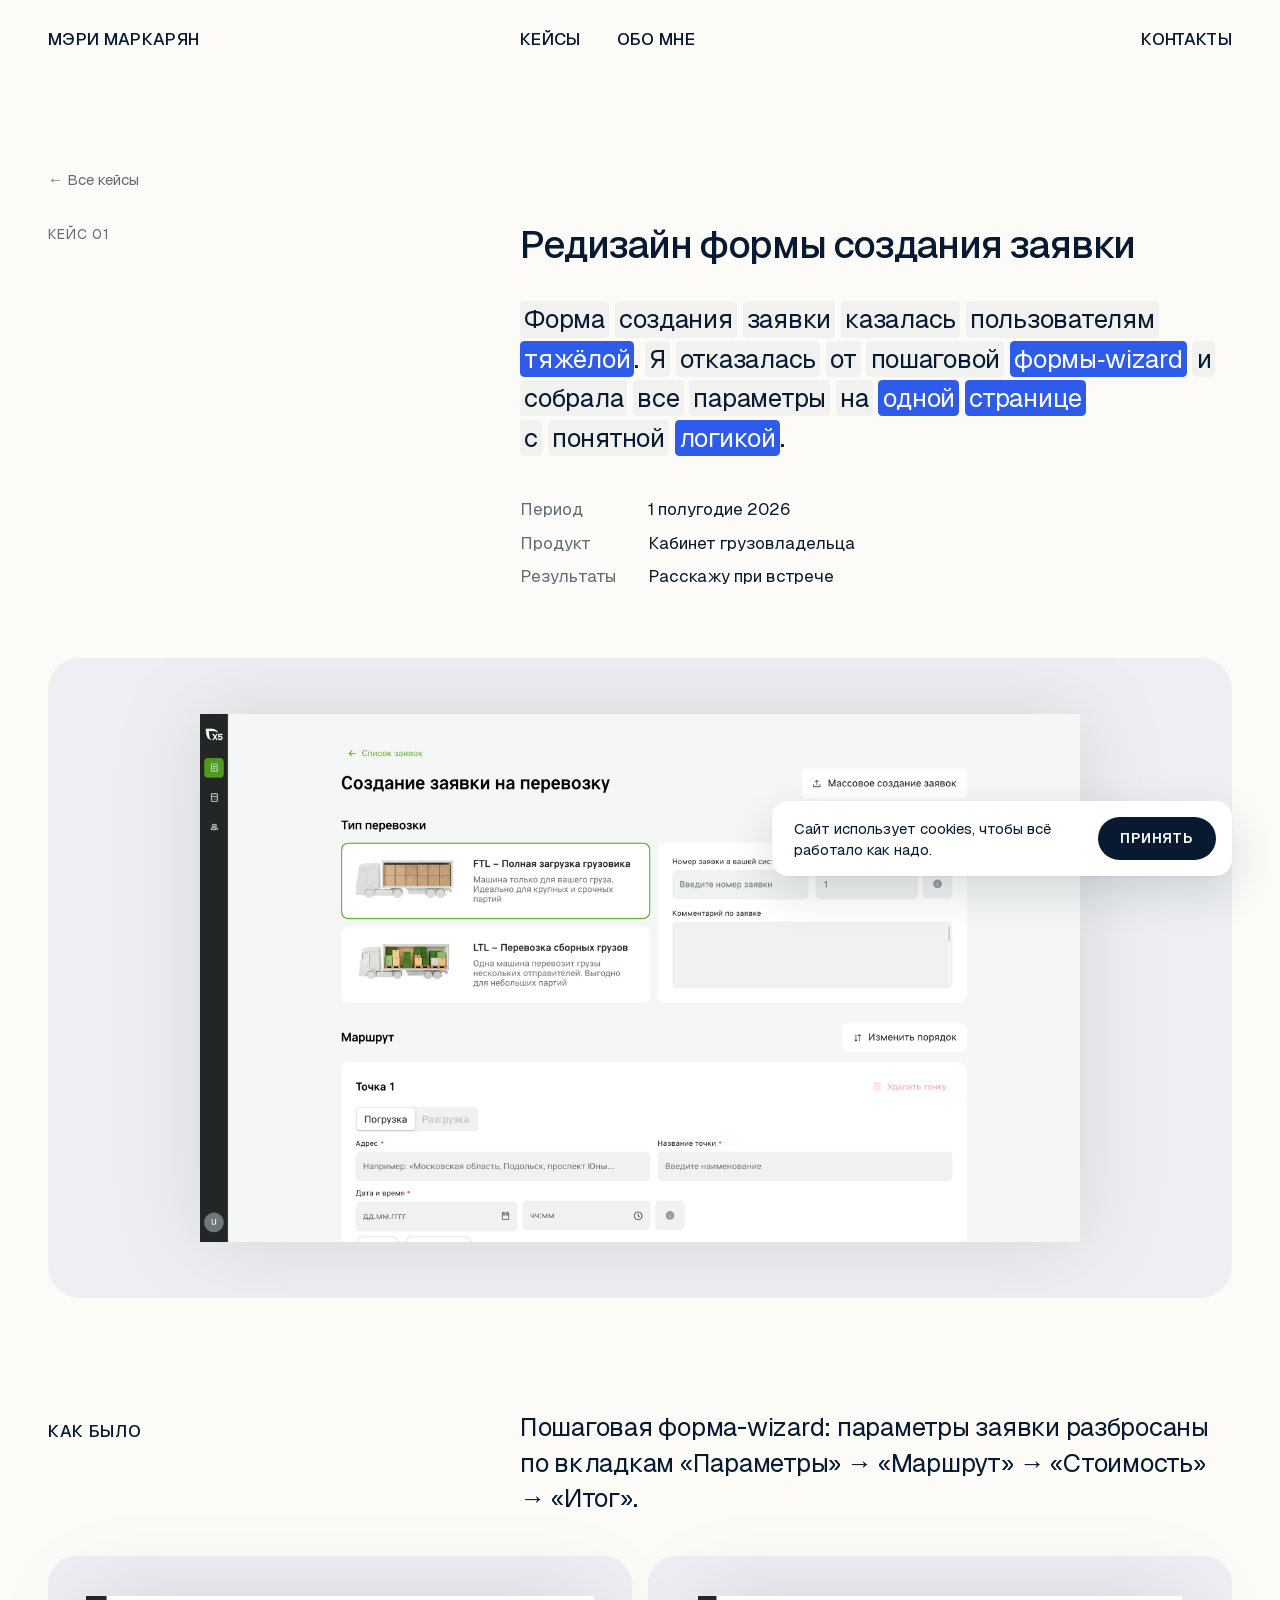
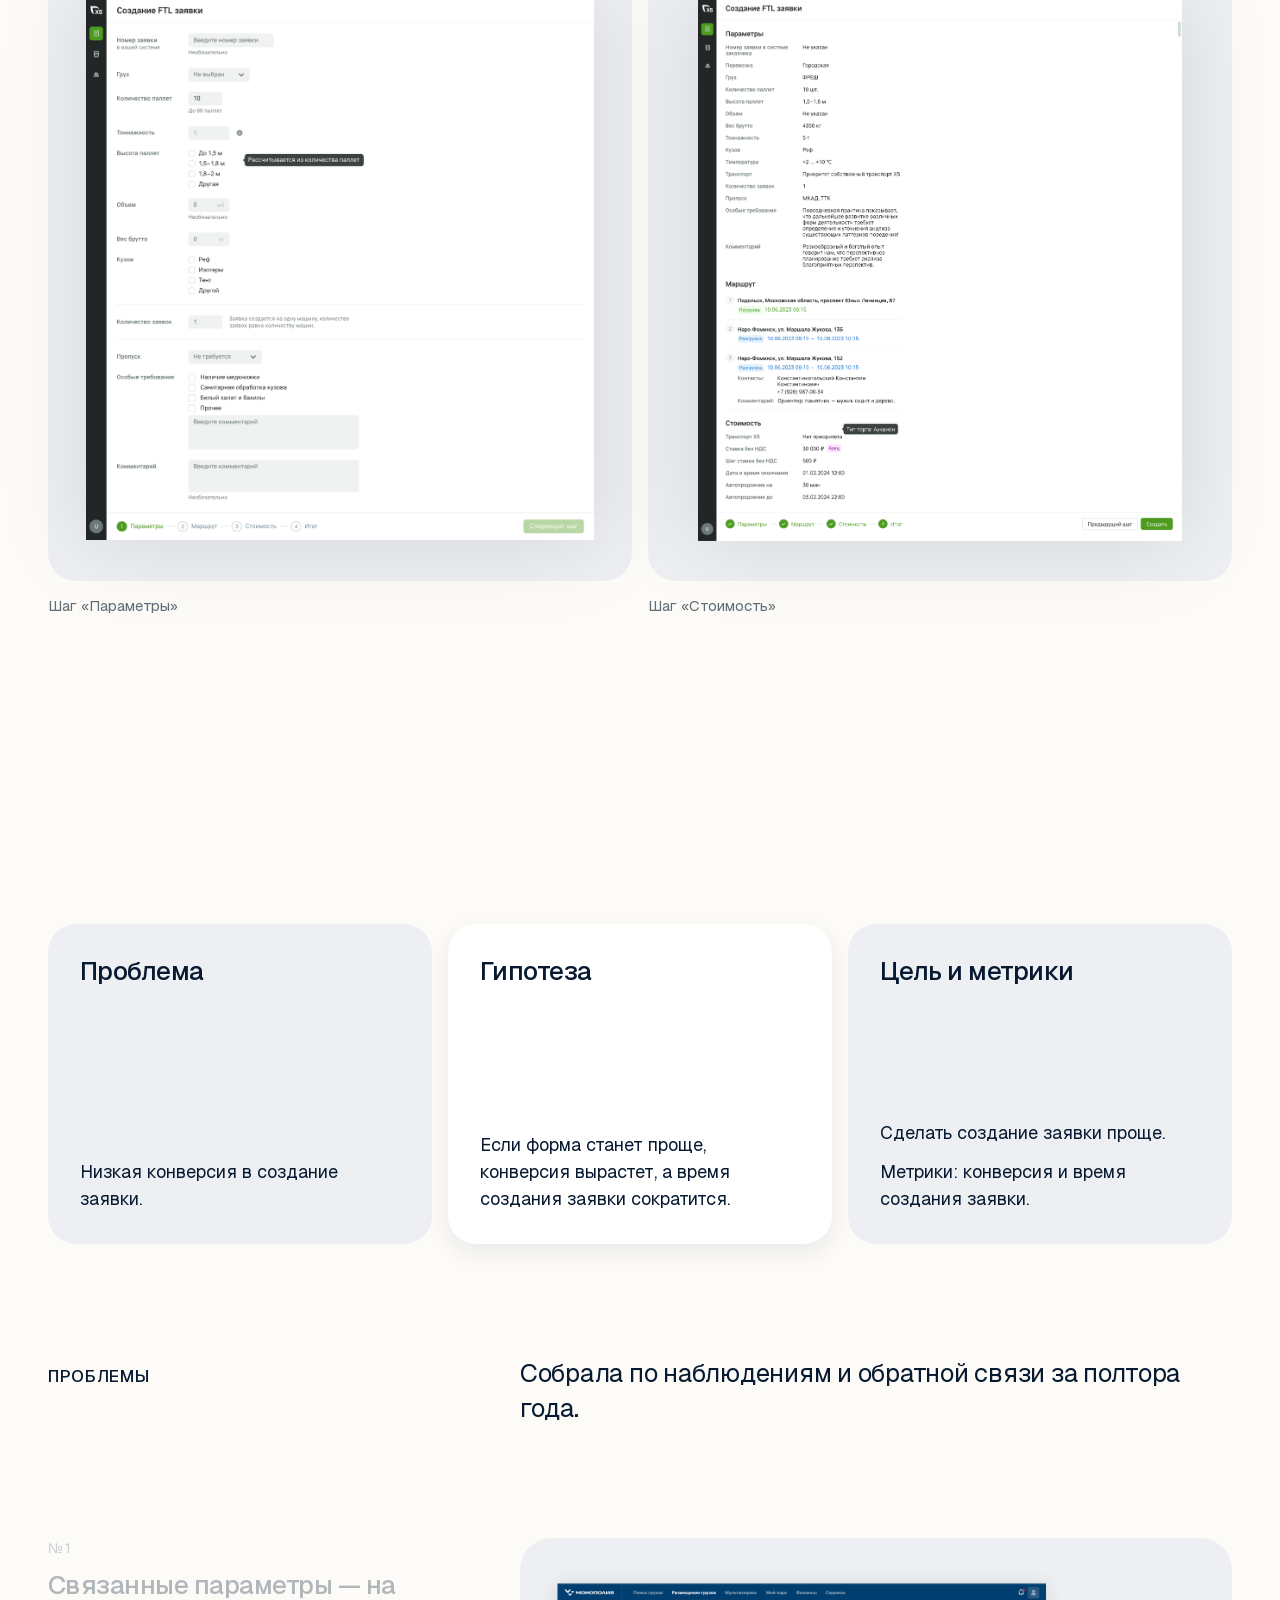
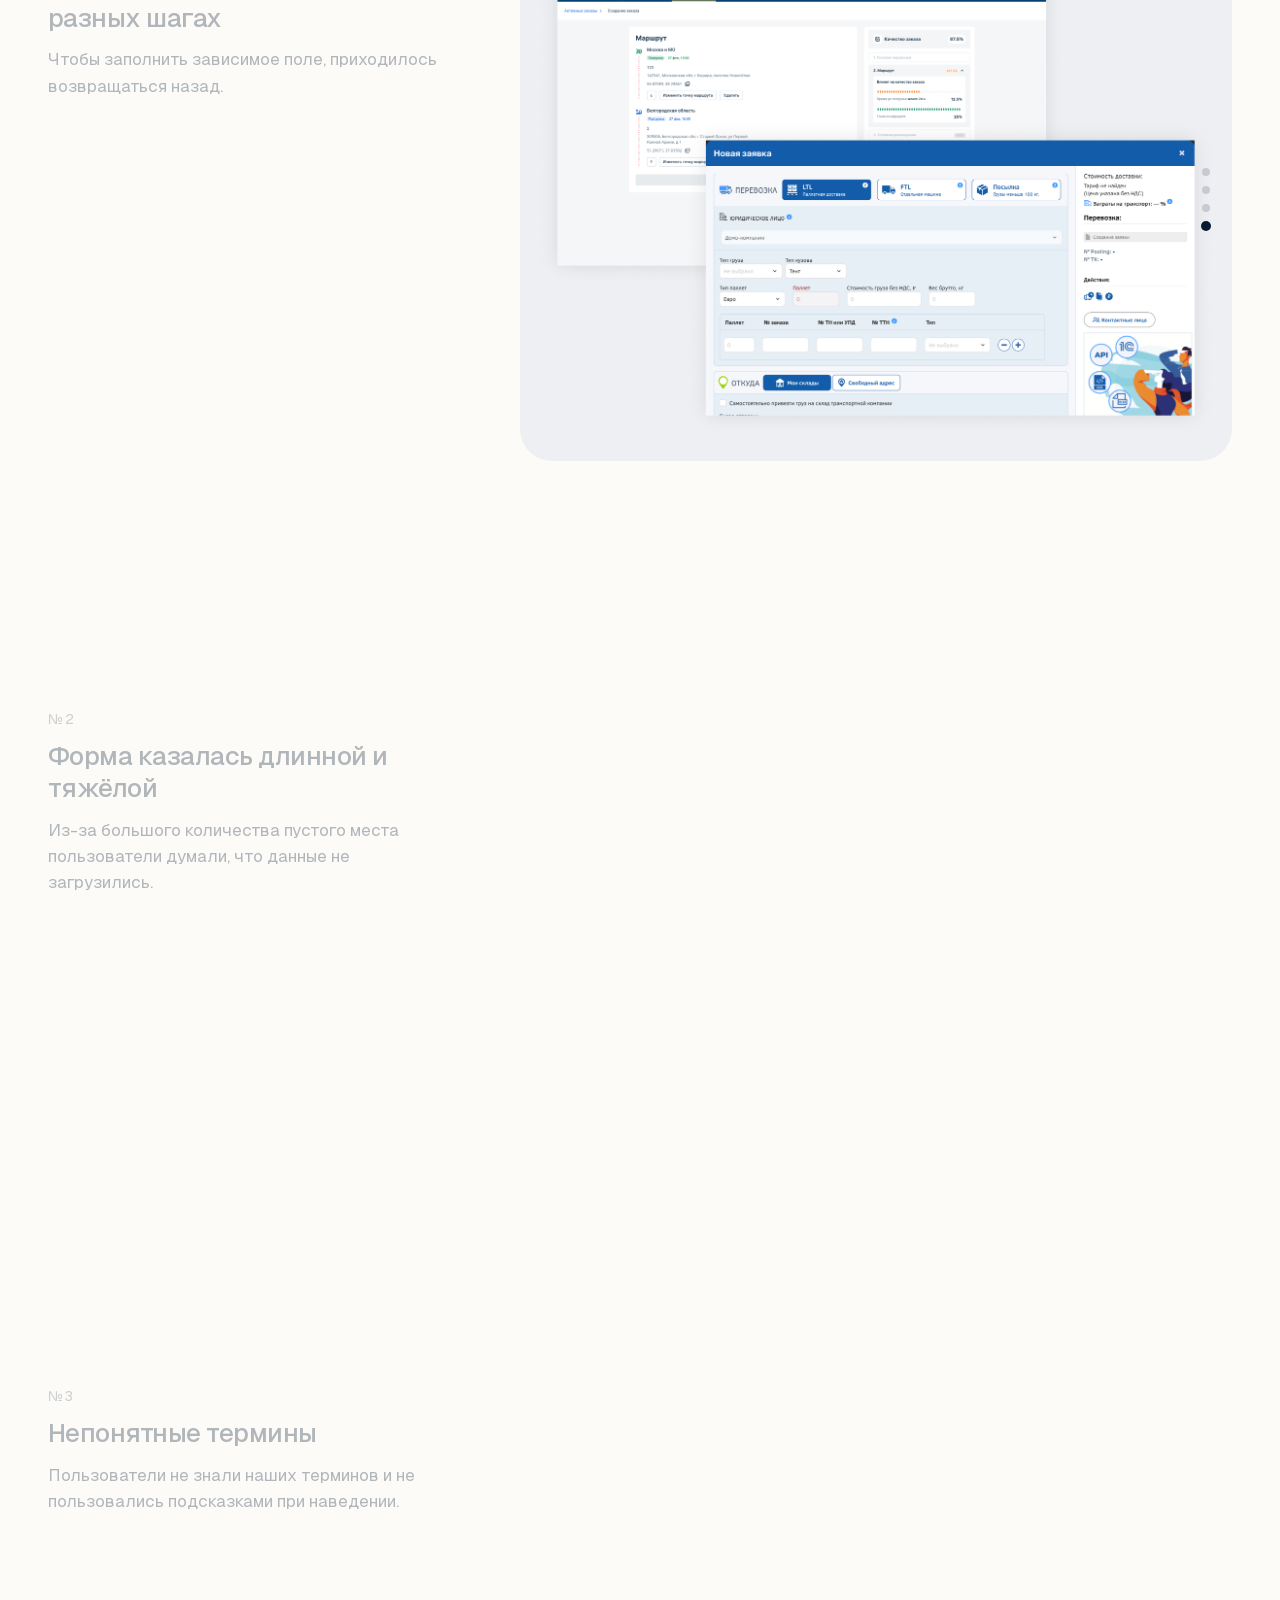
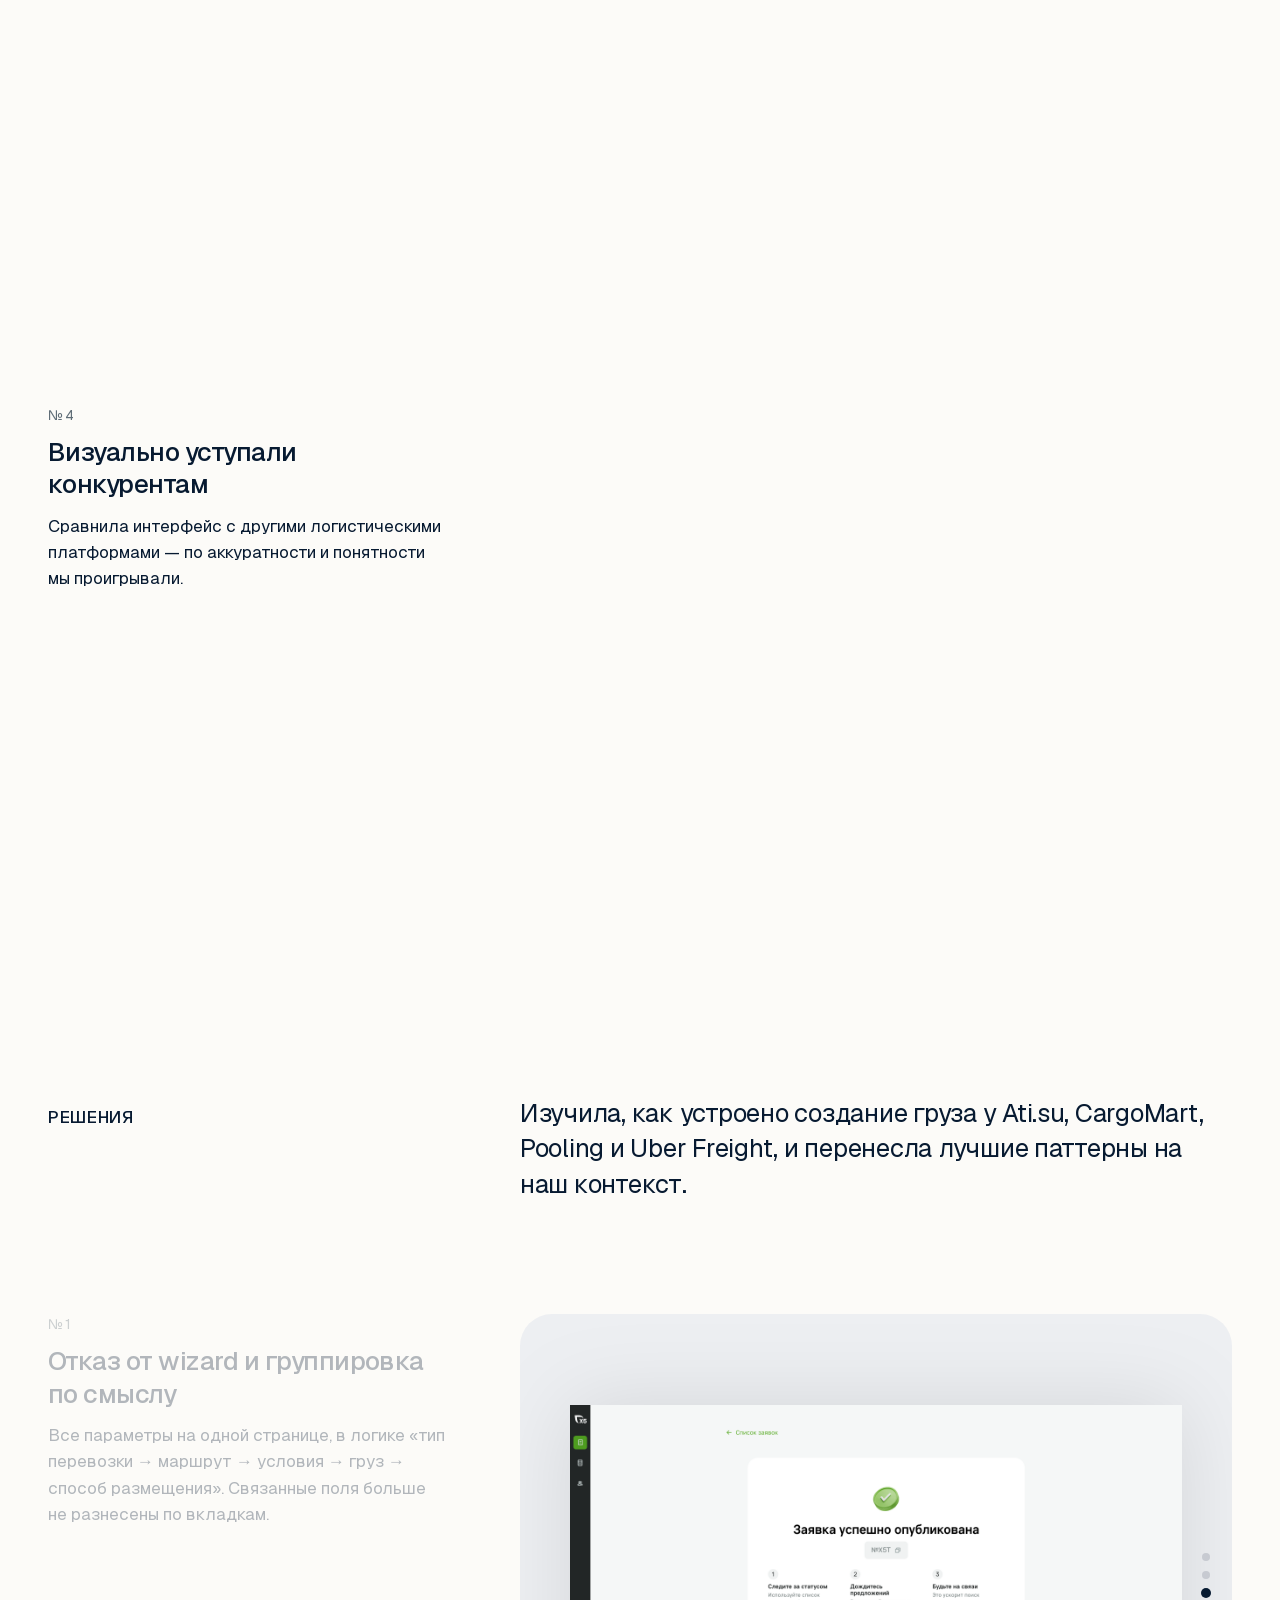
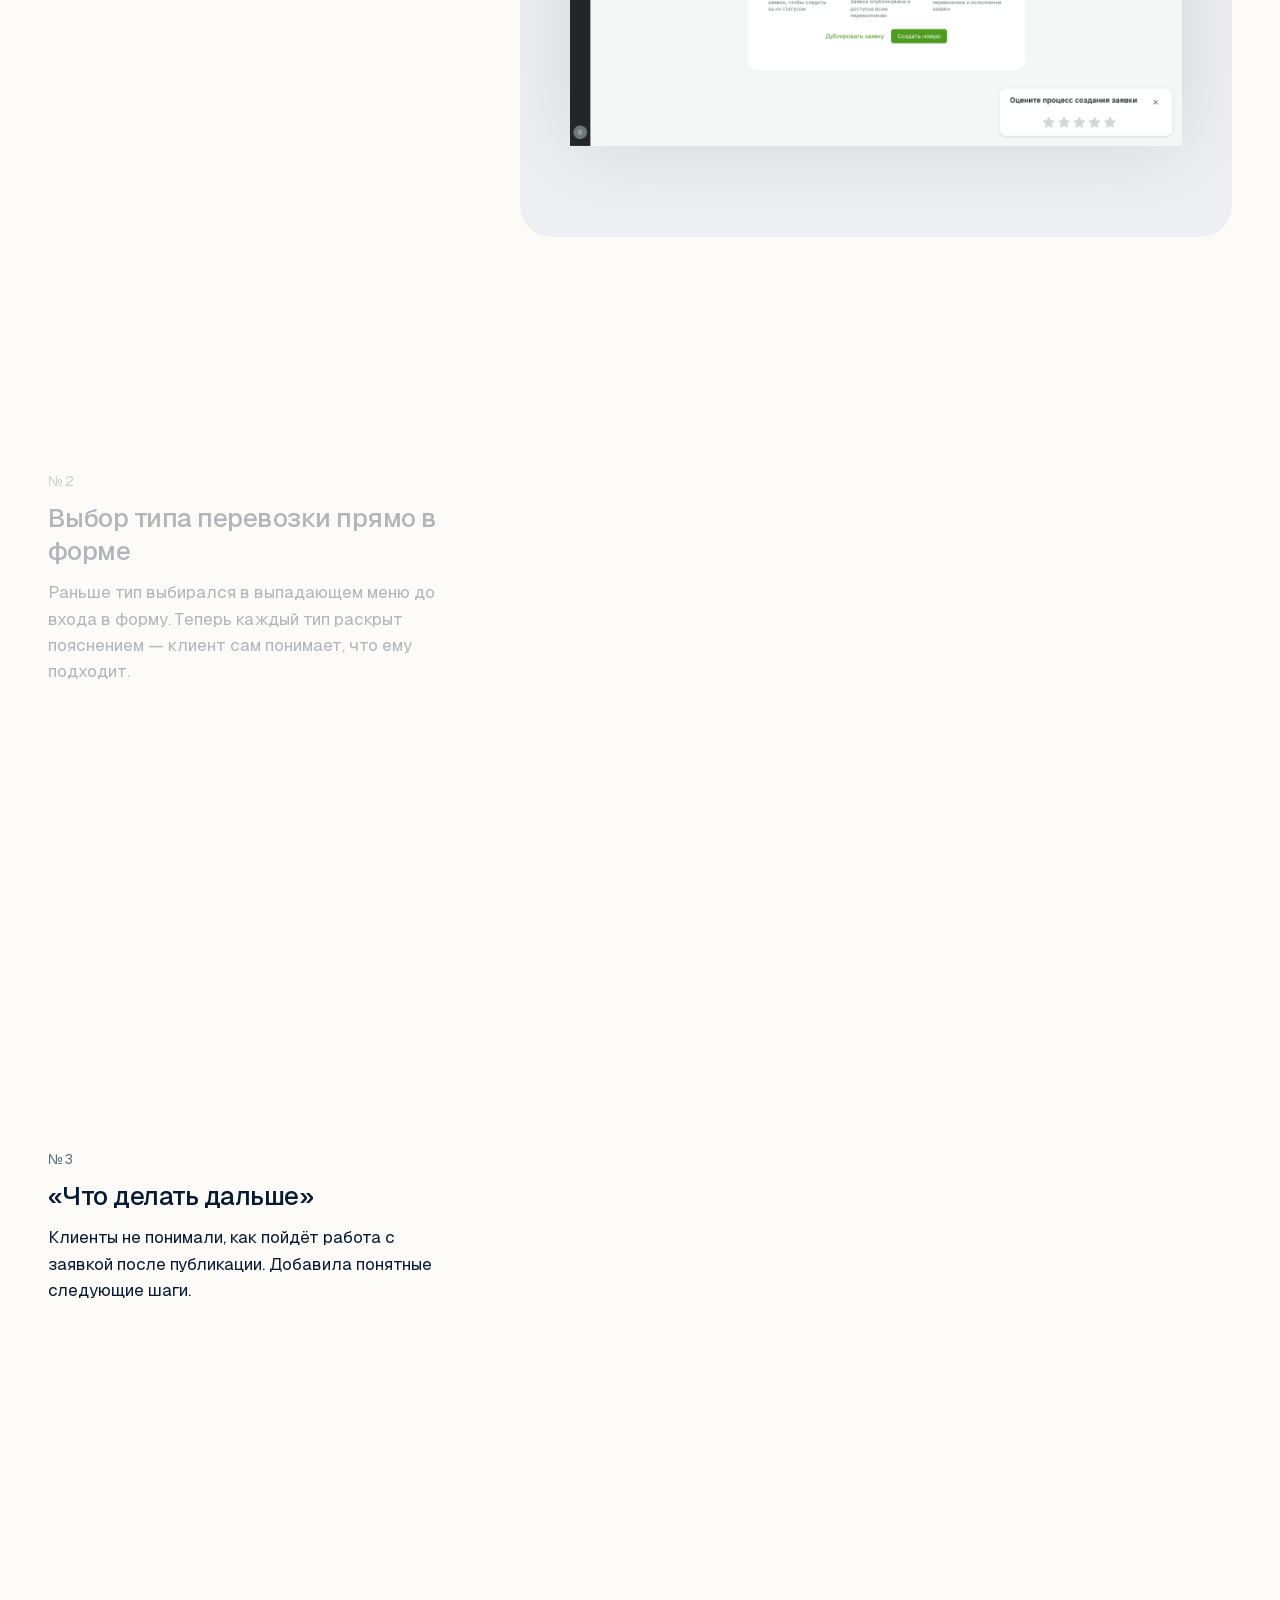
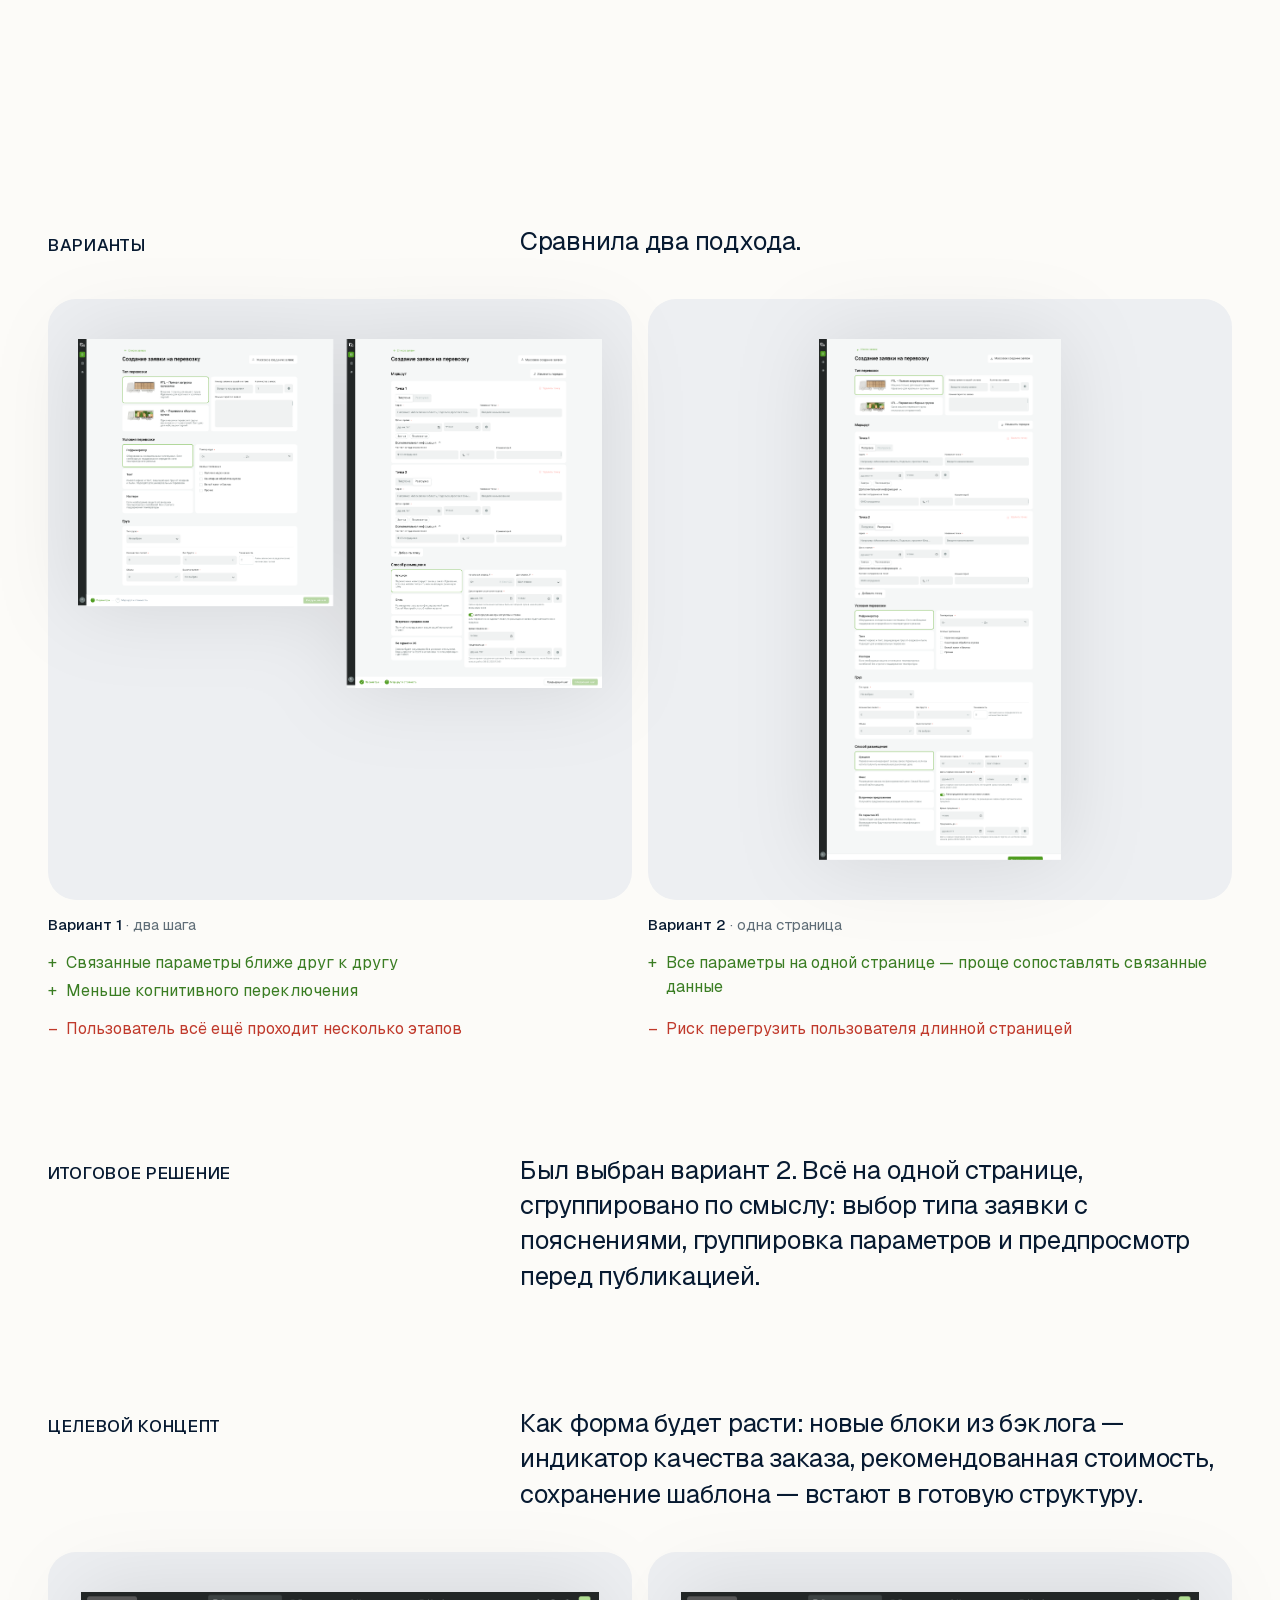
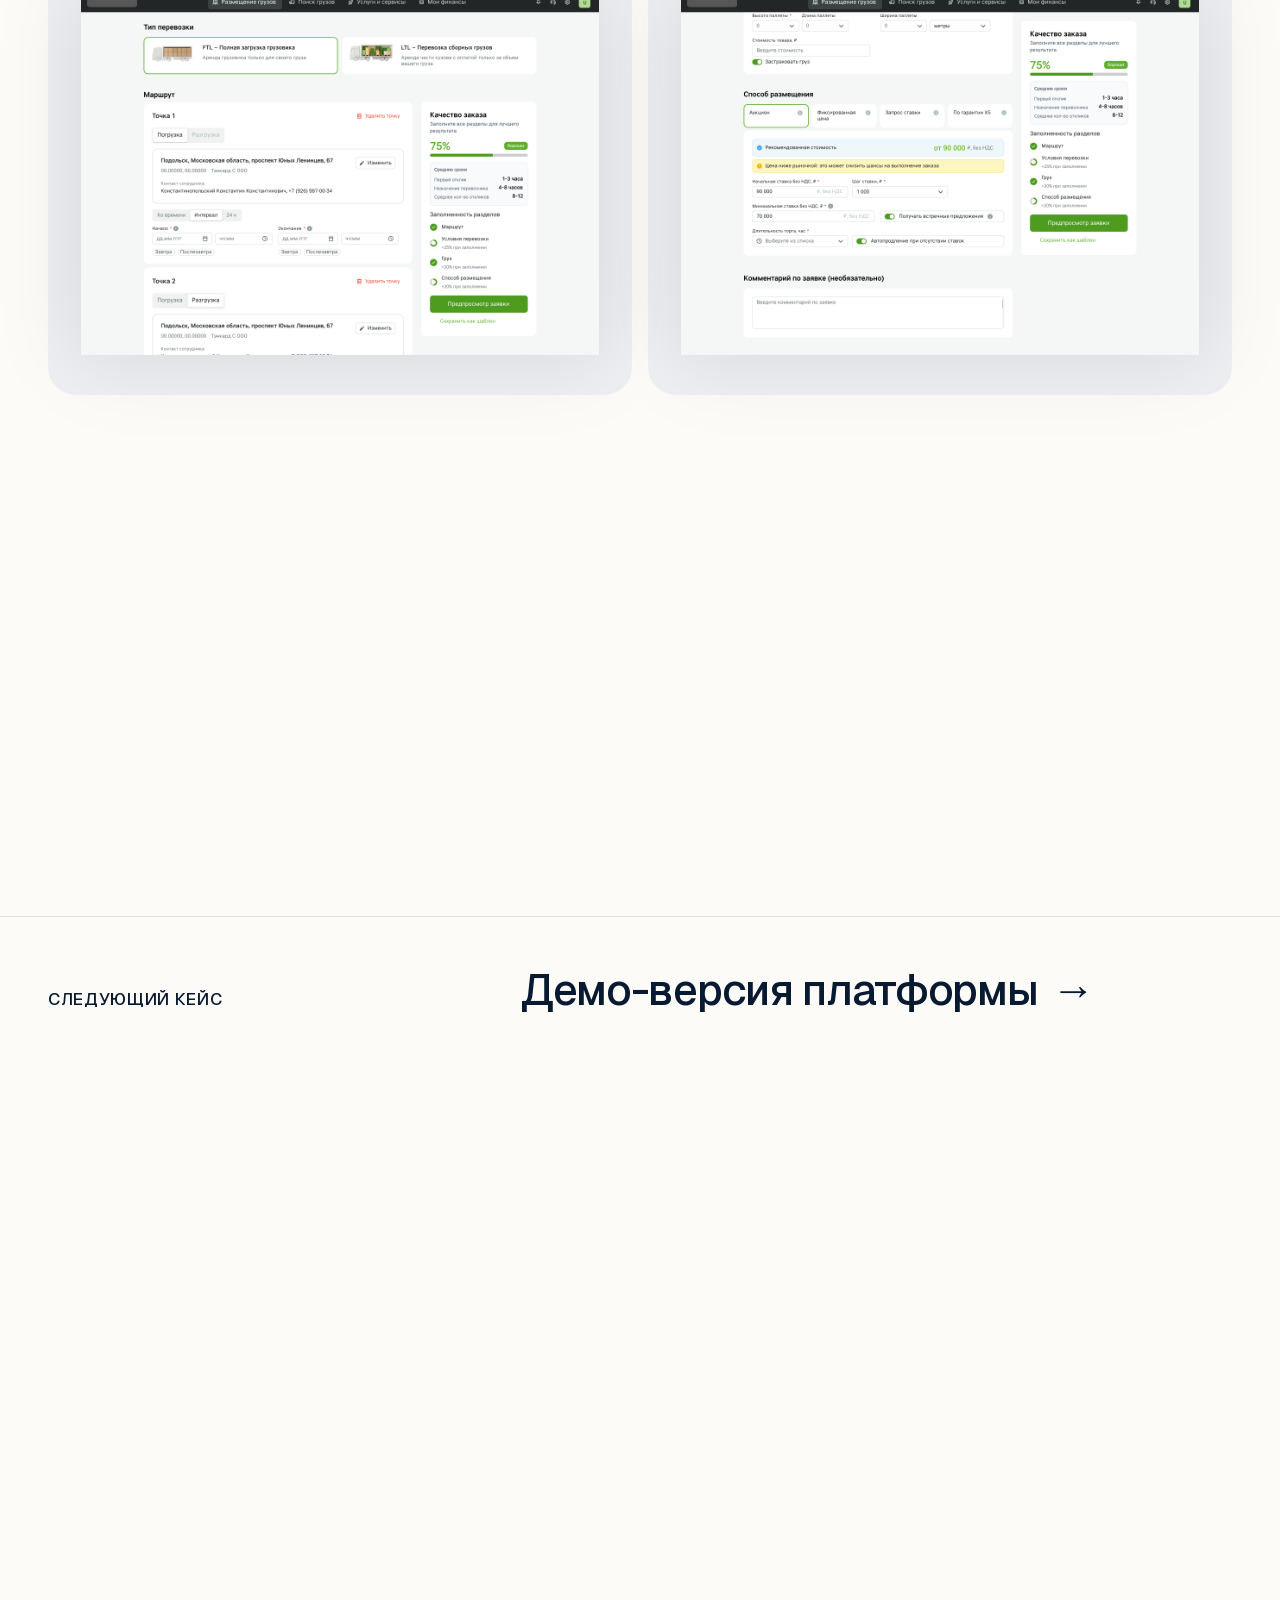
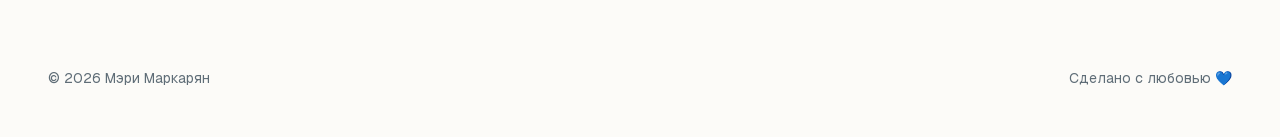
<file: case-order.html>
<!doctype html>
<html lang="ru">
<head>
  <meta charset="utf-8">
  <meta name="viewport" content="width=device-width, initial-scale=1">
  <title>Редизайн формы создания заявки — Мэри Маркарян</title>
  <meta name="description" content="Кейс: редизайн формы создания заявки на перевозку в X5 Transport.">
  <link rel="icon" href="favicon.ico" sizes="48x48">
  <link rel="icon" type="image/png" sizes="32x32" href="favicon-32.png">
  <link rel="icon" type="image/png" sizes="192x192" href="icon-192.png">
  <link rel="apple-touch-icon" href="apple-touch-icon.png">
  <link rel="preload" href="fonts/geist-cyrillic.woff2" as="font" type="font/woff2" crossorigin>
  <link rel="stylesheet" href="styles.css">
  <script>(function (d) { var calm = matchMedia('(prefers-reduced-motion: reduce)').matches; if (!calm) d.classList.add('js'); try { if (!calm && (sessionStorage.getItem('pt') || (d.hasAttribute('data-home') && !sessionStorage.getItem('introSeen')))) d.classList.add('pt-in'); } catch (e) {} })(document.documentElement);</script>
</head>
<body>

<header class="header">
  <div class="wrap grid header__inner">
    <a href="index.html" class="logo">Мэри Маркарян</a>
    <nav class="nav">
      <a href="index.html#cases">Кейсы</a>
      <a href="index.html#about">Обо мне</a>
      <a href="#contact" class="nav__contact">Контакты</a>
    </nav>
  </div>
</header>

<main class="cs">
  <section class="wrap grid cs-intro">
    <a href="index.html#cases" class="cs-back">← Все кейсы</a>
    <div class="reveal">
      <p class="cs-eyebrow">Кейс 01</p>
    </div>
    <div class="reveal">
      <h1 class="cs-title">Редизайн формы создания заявки</h1>
      <p class="cs-lead statement" data-scramble>Форма создания заявки казалась пользователям <mark>тяжёлой</mark>. Я&nbsp;отказалась от пошаговой <mark>формы‑wizard</mark> и собрала все параметры на <mark>одной</mark> <mark>странице</mark> с&nbsp;понятной <mark>логикой</mark>.</p>
      <table class="cs-table"><tr><th>Период</th><td>1 полугодие 2026</td></tr><tr><th>Продукт</th><td>Кабинет грузовладельца</td></tr><tr><th>Результаты</th><td>Расскажу при встрече</td></tr></table>
    </div>
  </section>

  <figure class="wrap cs-hero reveal"><div class="cs-hero__frame"><img style="--w: 74.4%" class="fig" src="img/case-order/order-hero.jpg" alt="Итоговая форма создания заявки на перевозку"></div></figure>

  <section class="wrap grid cs-row">
    <h2 class="cs-label reveal">Как было</h2>
    <div class="reveal"><p class="cs-logline">Пошаговая форма-wizard: параметры заявки разбросаны по вкладкам «Параметры» → «Маршрут» → «Стоимость» → «Итог».</p></div>
    <div class="cs-gallery" style="--n: 2; grid-column: 1 / -1">
      <figure class="reveal"><div class="cs-shot"><img style="--w: 100.9%" class="fig" src="img/case-order/order-before-params.jpg" alt="Старая форма: шаг Параметры" loading="lazy"></div><p class="cs-caption">Шаг «Параметры»</p></figure>
      <figure class="reveal"><div class="cs-shot"><img style="--w: 95.9%" class="fig" src="img/case-order/order-before-auction.png" alt="Старая форма: шаг Стоимость" loading="lazy"></div><p class="cs-caption">Шаг «Стоимость»</p></figure>
    </div>
  </section>

  <section class="wrap grid cs-row">
    <h2 class="cs-label reveal">Контекст</h2>
    <div class="reveal"><p class="cs-logline">X5 Транспорт: грузовладелец создаёт заявку, перевозчик её забирает. Чем проще создать заявку, тем больше заявок и&nbsp;перевозчиков.</p></div>
    <div class="cs-cards reveal">
      <div class="cs-card"><h3>Проблема</h3><div><p>Низкая конверсия в&nbsp;создание заявки.</p></div></div>
      <div class="cs-card cs-card--white"><h3>Гипотеза</h3><div><p>Если форма станет проще, конверсия вырастет, а&nbsp;время создания заявки сократится.</p></div></div>
      <div class="cs-card"><h3>Цель и метрики</h3><div><p>Сделать создание заявки проще.</p><p>Метрики: конверсия и&nbsp;время создания заявки.</p></div></div>
    </div>
  </section>

  <section class="wrap grid cs-row">
    <h2 class="cs-label reveal">Проблемы</h2>
    <div class="reveal"><p class="cs-logline">Собрала по наблюдениям и обратной связи за полтора года.</p></div>
  </section>

  <section class="wrap grid cs-story" data-story>
    <div class="cs-story__steps">
      <div class="cs-step">
        <p class="cs-step__num">№1</p>
        <h3 class="cs-step__title">Связанные параметры — на разных шагах</h3>
        <p class="cs-step__text">Чтобы заполнить зависимое поле, приходилось возвращаться назад.</p>
        <div class="cs-step__img"><img class="fig" src="img/case-order/order-problem-linked.png" alt="Взаимозависимые поля на разных шагах" loading="lazy"></div>
      </div>
      <div class="cs-step">
        <p class="cs-step__num">№2</p>
        <h3 class="cs-step__title">Форма казалась длинной и тяжёлой</h3>
        <p class="cs-step__text">Из-за большого количества пустого места пользователи думали, что данные не загрузились.</p>
        <div class="cs-step__img"><img class="fig" src="img/case-order/order-problem-long.png" alt="Длинная форма с пустым пространством" loading="lazy"></div>
      </div>
      <div class="cs-step">
        <p class="cs-step__num">№3</p>
        <h3 class="cs-step__title">Непонятные термины</h3>
        <p class="cs-step__text">Пользователи не знали наших терминов и не пользовались подсказками при наведении.</p>
        <div class="cs-step__img"><img class="fig" src="img/case-order/order-problem-terms.png" alt="Термины без пояснений" loading="lazy"></div>
      </div>
      <div class="cs-step">
        <p class="cs-step__num">№4</p>
        <h3 class="cs-step__title">Визуально уступали конкурентам</h3>
        <p class="cs-step__text">Сравнила интерфейс с другими логистическими платформами — по аккуратности и понятности мы проигрывали.</p>
        <div class="cs-step__img"><img class="flat" src="img/case-order/order-problem-competitors.png" alt="Старая форма создания заявки" loading="lazy"></div>
      </div>
    </div>
    <div class="cs-story__panel">
      <figure class="cs-story__media"><img style="--w: 92.4%; --h: 52.5%" class="fig" src="img/case-order/order-problem-linked.png" alt="Взаимозависимые поля на разных шагах" loading="lazy"></figure>
      <figure class="cs-story__media"><img style="--w: 76.9%; --h: 92.5%" class="fig" src="img/case-order/order-problem-long.png" alt="Длинная форма с пустым пространством" loading="lazy"></figure>
      <figure class="cs-story__media"><img style="--w: 86.7%; --h: 57.2%" class="fig" src="img/case-order/order-problem-terms.png" alt="Термины без пояснений" loading="lazy"></figure>
      <figure class="cs-story__media"><img style="--w: 95.5%; --h: 90.8%" class="flat" src="img/case-order/order-problem-competitors.png" alt="Старая форма создания заявки" loading="lazy"></figure>
    </div>
  </section>

  <section class="wrap grid cs-row">
    <h2 class="cs-label reveal">Решения</h2>
    <div class="reveal"><p class="cs-logline">Изучила, как устроено создание груза у Ati.su, CargoMart, Pooling и Uber Freight, и перенесла лучшие паттерны на наш контекст.</p></div>
  </section>

  <section class="wrap grid cs-story" data-story>
    <div class="cs-story__steps">
      <div class="cs-step">
        <p class="cs-step__num">№1</p>
        <h3 class="cs-step__title">Отказ от wizard и группировка по смыслу</h3>
        <p class="cs-step__text">Все параметры на одной странице, в логике «тип перевозки → маршрут → условия → груз → способ размещения». Связанные поля больше не разнесены по вкладкам.</p>
        <div class="cs-step__img"><img class="fig" src="img/case-order/order-full-page.jpg" alt="Новая форма целиком" loading="lazy"></div>
      </div>
      <div class="cs-step">
        <p class="cs-step__num">№2</p>
        <h3 class="cs-step__title">Выбор типа перевозки прямо в форме</h3>
        <p class="cs-step__text">Раньше тип выбирался в выпадающем меню до входа в форму. Теперь каждый тип раскрыт пояснением — клиент сам понимает, что ему подходит.</p>
        <div class="cs-step__img"><img class="fig" src="img/case-order/order-type-choice.jpg" alt="Выбор типа перевозки в форме" loading="lazy"></div>
      </div>
      <div class="cs-step">
        <p class="cs-step__num">№3</p>
        <h3 class="cs-step__title">«Что делать дальше»</h3>
        <p class="cs-step__text">Клиенты не понимали, как пойдёт работа с заявкой после публикации. Добавила понятные следующие шаги.</p>
        <div class="cs-step__img"><img class="fig" src="img/case-order/order-success-after.png" alt="Экран успешной публикации со следующими шагами" loading="lazy"></div>
      </div>
    </div>
    <div class="cs-story__panel">
      <figure class="cs-story__media"><img style="--w: 32.1%; --h: 95.8%" class="fig" src="img/case-order/order-full-page.jpg" alt="Новая форма целиком" loading="lazy"></figure>
      <figure class="cs-story__media"><img style="--w: 86%; --h: 70.3%" class="fig" src="img/case-order/order-type-choice.jpg" alt="Выбор типа перевозки в форме" loading="lazy"></figure>
      <figure class="cs-story__media"><img style="--w: 86%; --h: 65.2%" class="fig" src="img/case-order/order-success-after.png" alt="Экран успешной публикации со следующими шагами" loading="lazy"></figure>
    </div>
  </section>

  <section class="wrap grid cs-row">
    <h2 class="cs-label reveal">Варианты</h2>
    <div class="reveal"><p class="cs-logline">Сравнила два подхода.</p></div>
    <div class="cs-gallery" style="--n: 2; grid-column: 1 / -1">
      <figure class="reveal"><div class="cs-shot"><img style="--w: 104.1%" class="fig" src="img/case-order/order-variant1.png" alt="Вариант 1: форма в два этапа" loading="lazy"></div><p class="cs-caption"><b>Вариант 1</b> · два шага</p><ul class="cs-list cs-list--plus"><li>Связанные параметры ближе друг к другу</li><li>Меньше когнитивного переключения</li></ul><ul class="cs-list cs-list--minus"><li>Пользователь всё ещё проходит несколько этапов</li></ul></figure>
      <figure class="reveal"><div class="cs-shot"><img style="--w: 47.9%" class="fig" src="img/case-order/order-variant2.png" alt="Вариант 2: все параметры на одной странице" loading="lazy"></div><p class="cs-caption"><b>Вариант 2</b> · одна страница</p><ul class="cs-list cs-list--plus"><li>Все параметры на одной странице — проще сопоставлять связанные данные</li></ul><ul class="cs-list cs-list--minus"><li>Риск перегрузить пользователя длинной страницей</li></ul></figure>
    </div>
  </section>

  <section class="wrap grid cs-row">
    <h2 class="cs-label reveal">Итоговое решение</h2>
    <div class="reveal"><p class="cs-logline">Был выбран вариант&nbsp;2. Всё на одной странице, сгруппировано по смыслу: выбор типа заявки с пояснениями, группировка параметров и предпросмотр перед публикацией.</p></div>
  </section>

  <section class="wrap grid cs-row">
    <h2 class="cs-label reveal">Целевой концепт</h2>
    <div class="reveal"><p class="cs-logline">Как форма будет расти: новые блоки из бэклога — индикатор качества заказа, рекомендованная стоимость, сохранение шаблона — встают в готовую структуру.</p></div>
    <div class="cs-gallery" style="--n: 2; grid-column: 1 / -1">
      <figure class="reveal"><div class="cs-shot"><img style="--w: 102.7%" class="fig" src="img/case-order/order-concept-1.png" alt="Целевой концепт: маршрут и качество заказа" loading="lazy"></div></figure>
      <figure class="reveal"><div class="cs-shot"><img style="--w: 102.7%" class="fig" src="img/case-order/order-concept-2.png" alt="Целевой концепт: способ размещения" loading="lazy"></div></figure>
    </div>
  </section>

  <section class="wrap grid cs-row">
    <h2 class="cs-label reveal">Результаты</h2>
    <div class="reveal"><p class="cs-logline statement" data-scramble>Цифры расскажу <mark>при</mark> <mark>встрече</mark>: метрики <mark>конверсии</mark> и&nbsp;<mark>времени</mark> создания заявки&nbsp;— внутренние данные компании.</p></div>
    <div class="cs-results reveal" style="--n: 2; grid-column: 2"><div><span>Conversion Rate</span><b>при встрече</b></div><div><span>Время создания заявки</span><b>при встрече</b></div></div>
  </section>

  <section class="wrap grid cs-next">
    <p class="cs-label">Следующий кейс</p>
    <a href="case-demo.html">Демо-версия платформы <span aria-hidden="true">→</span></a>
  </section>
</main>

<section class="contact" id="contact" data-ripple>
  <div class="wrap">
    <h2 class="statement contact__statement" data-scramble data-replay data-ripple-origin>Открыта к&nbsp;предложениям на позицию <mark>продуктового</mark> <mark>дизайнера</mark>.</h2>
    <p class="statement contact__note" data-scramble data-replay>Удобнее всего&nbsp;— в&nbsp;Telegram.</p>
    <div class="contact__actions reveal">
      <a href="https://t.me/mmmerymark" class="pill-btn" target="_blank" rel="noopener">Telegram <span aria-hidden="true">↗</span></a>
      <button type="button" class="pill-btn" data-copy-email="merymark1999@gmail.com">Скопировать почту</button>
    </div>
  </div>
</section>

<footer class="footer">
  <div class="wrap">
    <span>© 2026 Мэри Маркарян</span>
    <span>Сделано с любовью 💙</span>
  </div>
</footer>

<script src="main.js"></script>
</body>
</html>
</file>
<file: styles.css>
/* Geist is served from the site itself (no requests to Google): one variable file per alphabet */
@font-face { font-family: "Geist"; font-style: normal; font-weight: 400 600; font-display: swap; src: url(fonts/geist-cyrillic.woff2) format("woff2"); unicode-range: U+0301, U+0400-045F, U+0490-0491, U+04B0-04B1, U+2116; }
@font-face { font-family: "Geist"; font-style: normal; font-weight: 400 600; font-display: swap; src: url(fonts/geist-latin-ext.woff2) format("woff2"); unicode-range: U+0100-02BA, U+02BD-02C5, U+02C7-02CC, U+02CE-02D7, U+02DD-02FF, U+0304, U+0308, U+0329, U+1D00-1DBF, U+1E00-1E9F, U+1EF2-1EFF, U+2020, U+20A0-20AB, U+20AD-20C4, U+2113, U+2C60-2C7F, U+A720-A7FF; }
@font-face { font-family: "Geist"; font-style: normal; font-weight: 400 600; font-display: swap; src: url(fonts/geist-latin.woff2) format("woff2"); unicode-range: U+0000-00FF, U+0131, U+0152-0153, U+02BB-02BC, U+02C6, U+02DA, U+02DC, U+0304, U+0308, U+0329, U+2000-206F, U+20AC, U+2122, U+2191, U+2193, U+2212, U+2215, U+FEFF, U+FFFD; }

:root {
  --bg: #fcfbf8;
  --ink: #071a31;
  --muted: #5f6d77;
  --card: #f3f1ec;
  --line: #e6e2d9;
  --white: #ffffff;
  --blue: #5b8def;
  --sky: #6fd3f2;
  --mint: #a9e5c9;
  --lilac: #b9a3f5;
  --pink: #ea9ad8;
  --accent: #2f5bea;
  --peach: #f6d3b0;
  --good: #e6f3df;
  --bad: #fbe6e4;
  --radius-l: 40px;
  --radius-m: 28px;
  --radius-s: 16px;
  --shadow: 0 8px 24px rgba(8, 26, 48, 0.08);
  --wrap: 1440px;
  --gutter: 48px;
  /* shared page grid (as on garri.design): narrow info column + wide content column */
  --cols: minmax(300px, 400px) 1fr;
  --col-gap: 72px;
}

* { box-sizing: border-box; margin: 0; padding: 0; }

html { scroll-behavior: smooth; }

body {
  font-family: "Geist", -apple-system, BlinkMacSystemFont, "Segoe UI", sans-serif;
  background: var(--bg);
  color: var(--ink);
  font-size: 18px;
  line-height: 1.5;
  -webkit-font-smoothing: antialiased;
  overflow-x: hidden;
}

img { display: block; max-width: 100%; }
a { color: inherit; text-decoration: none; }

.wrap { max-width: var(--wrap); margin: 0 auto; padding: 0 var(--gutter); }
.grid { display: grid; grid-template-columns: var(--cols); column-gap: var(--col-gap); }

/* ---------- Header ---------- */
.header {
  position: sticky; top: 0; z-index: 50;
  backdrop-filter: blur(16px);
  -webkit-backdrop-filter: blur(16px);
  background: rgba(252, 251, 248, 0.72);
  border-bottom: 1px solid transparent;
  transition: border-color .3s;
}
.header.scrolled { border-bottom-color: var(--line); }
.header__inner { align-items: center; height: 80px; }
/* uppercase menu as on garri.design: name in the info column, sections from the content column, contacts on the right */
.logo, .nav a { font-size: 17px; font-weight: 500; letter-spacing: .02em; text-transform: uppercase; color: var(--ink); }
.nav { display: flex; gap: 36px; align-items: center; }
.nav a { transition: opacity .2s; }
.nav a:hover, .logo:hover { opacity: .55; }
.nav .nav__contact { margin-left: auto; }


/* ---------- Intro (minimal hero) ---------- */
.intro { min-height: calc(100vh - 72px); min-height: calc(100svh - 72px); display: flex; align-items: center; padding: 72px 0 96px; }
.intro__grid { width: 100%; grid-template-rows: auto 1fr; row-gap: 48px; }
.intro__top { grid-column: 1; grid-row: 1; }
.intro__top .status { margin-top: 20px; }
.intro .statement { grid-column: 2; grid-row: 1 / 3; }
.intro__hi { color: var(--accent); font-weight: 500; font-size: 20px; line-height: 1.4; }
.intro__role { color: var(--muted); font-size: 20px; line-height: 1.4; }
.status { display: inline-flex; align-items: center; gap: 8px; font-size: 14px; color: var(--muted); padding: 6px 12px; border-radius: 999px; background: var(--card); white-space: nowrap; }
.status i { width: 8px; height: 8px; border-radius: 50%; background: #3aa85a; box-shadow: 0 0 0 0 rgba(58,168,90,.5); animation: pulse 2s infinite; }
@keyframes pulse { 70% { box-shadow: 0 0 0 8px rgba(58,168,90,0); } 100% { box-shadow: 0 0 0 0 rgba(58,168,90,0); } }

.statement { font-size: clamp(28px, 3.3vw, 50px); line-height: 1.42; font-weight: 400; letter-spacing: -0.01em; }
.statement mark { background: none; color: inherit; }
.statement .g { white-space: nowrap; }
.statement .w { display: inline-block; padding: 0 .16em; margin: .06em 0; border-radius: .18em; background: rgba(7, 26, 49, .045); white-space: nowrap; }
.statement .w.key { background: var(--accent); color: #fff; }
.js .statement .w { opacity: 0; transform: translateY(.25em); filter: blur(6px); transition: opacity .45s ease, transform .45s cubic-bezier(.2,.8,.2,1), filter .45s ease, background-color .35s ease, color .35s ease; }
.js .statement .w.in { opacity: 1; transform: none; filter: none; }
.js .statement .p { opacity: 0; transition: opacity .45s ease .1s; }
.js .statement .p.in { opacity: 1; }
.js .statement .w.key:not(.done) { background: rgba(7, 26, 49, .045); color: var(--ink); }

.intro__links { grid-column: 1; grid-row: 2; align-self: end; list-style: none; display: grid; gap: 10px; font-size: 19px; }
.intro__links a { display: inline-flex; align-items: center; gap: 12px; color: var(--accent); transition: opacity .2s; }
.intro__links a:hover { opacity: .7; }
.intro__links svg { width: 20px; height: 20px; fill: none; stroke: currentColor; stroke-width: 1.8; stroke-linecap: round; stroke-linejoin: round; }
.js .intro__top, .js .intro__links li { opacity: 0; transform: translateY(10px); transition: opacity .6s ease, transform .6s cubic-bezier(.2,.8,.2,1); }
.js .intro.ready .intro__top, .js .intro.links-in .intro__links li { opacity: 1; transform: none; }
.js .intro.links-in .intro__links li:nth-child(2) { transition-delay: .06s; }
.js .intro.links-in .intro__links li:nth-child(3) { transition-delay: .12s; }
.js .intro.links-in .intro__links li:nth-child(4) { transition-delay: .18s; }
.js .intro.links-in .intro__links li:nth-child(5) { transition-delay: .24s; }

/* ---------- Sections ---------- */
section[id] { scroll-margin-top: 72px; }

/* ---------- Work: cases as sheets of paper ----------
   Default (mobile, reduced motion, no JS): sheets stacked vertically.
   .work--horizontal (set by JS on wide screens): the section is pinned and vertical scroll
   moves the sheets right to left; --focus (0–1, set by JS) turns a sheet into white paper. */
.work { position: relative; padding: 72px 0; }
.work__head { width: 100%; display: flex; justify-content: space-between; align-items: baseline; font-size: 14px; letter-spacing: .06em; text-transform: uppercase; color: var(--muted); }
.work__counter { display: none; font-variant-numeric: tabular-nums; }
.work--horizontal .work__counter { display: block; }
.work__current { color: var(--ink); }
.work__track { display: grid; gap: 24px; max-width: var(--wrap); margin: 28px auto 0; padding: 0 var(--gutter); }

.sheet { --focus: 1; border-radius: 16px; background: rgba(255, 255, 255, var(--focus));
  box-shadow: 0 1px 2px rgba(8, 26, 48, calc(.04 * var(--focus))), 0 24px 60px rgba(8, 26, 48, calc(.08 * var(--focus))); }
.sheet__inner { padding: 48px 56px; opacity: calc(.38 + .62 * var(--focus)); }
.sheet__eyebrow { font-size: 14px; color: var(--muted); letter-spacing: .06em; text-transform: uppercase; }
.sheet__title { margin: 12px 0 20px; font-size: 32px; line-height: 1.15; font-weight: 500; letter-spacing: -0.025em; }
.sheet__title a:hover { color: var(--accent); }
.sheet__body { display: grid; grid-template-columns: minmax(280px, 360px) 1fr; gap: 56px; align-items: center; }
.sheet__text > p:not(.sheet__eyebrow) { font-size: 17px; line-height: 1.5; }
.sheet__text > p:not(.sheet__eyebrow) + p { margin-top: 12px; }
/* the collage takes the whole right side, limited only by the screen height */
.sheet__screens { width: 100%; max-width: max(420px, calc((100vh - 240px) * 1.25)); justify-self: end; }

.work--horizontal { padding: 0; }
/* clip only horizontally (sheets leaving the screen); label, counter and shadows stay visible */
.work--horizontal .work__pin { position: sticky; top: 80px; height: calc(100vh - 80px); display: flex; flex-direction: column; justify-content: flex-start; padding-top: 28px; overflow-x: clip; overflow-y: visible; }
.work--horizontal .work__track {
  --sheet-w: min(1240px, calc(100vw - 2 * var(--gutter) - 160px));
  display: flex; gap: 40px; max-width: none; margin: 24px 0 0; padding: 0 calc((100% - var(--sheet-w)) / 2); will-change: transform;
}
.work--horizontal .sheet { flex: none; width: var(--sheet-w); }
.work--horizontal .sheet:not(.is-current) { cursor: pointer; }
.work--horizontal .sheet:not(.is-current) a { pointer-events: none; }
@media (max-height: 820px) {
  .work--horizontal .sheet__inner { padding: 32px 44px; }
  .work--horizontal .facts-list { margin-top: 20px; }
  .work--horizontal .facts-list div { padding: 9px 0; font-size: 15px; }
  .work--horizontal .sheet__text > p:not(.sheet__eyebrow) { font-size: 15px; }
}

.facts-list { margin-top: 32px; border-top: 1px solid var(--line); }
.facts-list div { display: grid; grid-template-columns: 110px 1fr; gap: 16px; padding: 13px 0; border-bottom: 1px solid var(--line); font-size: 16px; }
.facts-list dt { color: var(--muted); }
.work-case__link { display: inline-flex; gap: 6px; margin-top: 24px; font-size: 17px; font-weight: 500; color: var(--accent); }
.work-case__link span { transition: transform .25s; }
.work-case__link:hover span { transform: translate(2px, -2px); }

.work-case__screens { display: grid; gap: 16px; align-items: center; }
/* case cover: one picture prepared in Figma (frames and screens baked in) */
.sheet__cover { display: block; }
.sheet__cover img { width: 100%; height: auto; }
.screens--tall-first { grid-template-columns: .6fr 1fr; }
.screens--tall-last { grid-template-columns: 1fr .6fr; }
.screens__stack { display: grid; gap: 16px; }
.screen { width: 100%; border-radius: 12px; background: var(--white); box-shadow: 0 1px 2px rgba(8, 26, 48, .05), 0 10px 28px rgba(8, 26, 48, .08); transition: transform .5s cubic-bezier(.2,.8,.2,1), box-shadow .5s; }
.work-case__screens:hover .screen { box-shadow: 0 1px 2px rgba(8, 26, 48, .05), 0 18px 40px rgba(8, 26, 48, .12); }

/* ---------- About (statement + label/value list on the page grid) ---------- */
.about { padding: 120px 0; }
.about__eyebrow { grid-column: 1 / -1; font-size: 14px; color: var(--muted); letter-spacing: .06em; text-transform: uppercase; margin-bottom: 28px; }
/* full-width statement: the one place allowed to leave the two-column grid */
.about .about__statement { grid-column: 1 / -1; font-size: clamp(28px, 3.4vw, 48px); line-height: 1.42; }

/* CV rows (as "Awards" on garri.design): label in the info column, items in three sub-columns of the content column */
.cv { grid-column: 1 / -1; margin-top: 80px; }
.cv__row { display: grid; grid-template-columns: var(--cols); column-gap: var(--col-gap); padding: 48px 0 56px; border-top: 1px solid var(--line); }
.cv__label h3 { font-size: 17px; font-weight: 500; letter-spacing: .02em; text-transform: uppercase; }
.cv__label p { margin-top: 12px; font-size: 17px; line-height: 1.5; }
.cv__items { display: grid; grid-template-columns: repeat(3, 1fr); gap: 40px 24px; }
.cv__item--wide { grid-column: span 2; }
.cv__title { display: flex; align-items: center; gap: 10px; font-size: 28px; line-height: 1.2; font-weight: 500; letter-spacing: -0.02em; }
.cv__now { font-size: 13px; line-height: 1; font-weight: 500; letter-spacing: 0; color: #fff; background: var(--accent); padding: 5px 9px; border-radius: 999px; }
.cv__meta { margin-top: 8px; font-size: 17px; line-height: 1.5; color: var(--muted); }
.cv__text { margin-top: 10px; font-size: 17px; line-height: 1.5; max-width: 320px; }
/* Work history as a vertical timeline: dots and line sit in the column gap, 26px left of the content column */
.cv__items--timeline { --tl-gap: 24px; grid-template-columns: 1fr; gap: var(--tl-gap); }
.cv__items--timeline .cv__item { position: relative; }
.cv__items--timeline .cv__text { max-width: 760px; }
.cv__items--timeline .cv__item::before { content: ""; position: absolute; z-index: 1; left: -33px; top: 10px; width: 14px; height: 14px; border-radius: 50%; background: #b9b5ab; }
.cv__items--timeline .cv__item--current::before { left: -36px; top: 7px; width: 20px; height: 20px; background: var(--accent); }
.cv__items--timeline .cv__item:not(:last-child)::after { content: ""; position: absolute; left: -27px; top: 17px; width: 2px; height: calc(100% + var(--tl-gap)); background: #d9d6cf; }

/* ---------- Contacts ---------- */
.contact { padding: 160px 0 140px; text-align: center; }
.contact__statement { max-width: 1000px; margin: 0 auto; }
.contact .contact__note { margin-top: 20px; font-size: 32px; }
/* full-viewport canvas behind the page content, so the ripple is never cropped */
.glyph-ripple { position: fixed; inset: 0; z-index: -1; width: 100vw; height: 100vh; pointer-events: none; visibility: hidden; }
.glyph-ripple.is-active { visibility: visible; }
.contact__actions { margin-top: 56px; display: flex; justify-content: center; align-items: center; gap: 20px; flex-wrap: wrap; }
.contact__link { font-size: 15px; color: var(--muted); padding: 0 8px; transition: color .2s; }
.contact__link:hover { color: var(--ink); }
.pill-btn {
  display: inline-flex; align-items: center; justify-content: center; gap: 10px; min-width: 220px;
  padding: 17px 32px; border: 1.5px solid var(--ink); border-radius: 999px; background: transparent;
  font: inherit; font-size: 15px; font-weight: 600; letter-spacing: .08em; text-transform: uppercase; color: var(--ink);
  cursor: pointer; transition: background .2s, color .2s;
}
.pill-btn:hover, .pill-btn.is-copied { background: var(--ink); color: var(--bg); }

.footer { padding: 32px 0 48px; color: var(--muted); font-size: 14px; }
.footer .wrap { display: flex; justify-content: space-between; gap: 16px; }

/* ---------- Case page (after garri.design/superapp) ----------
   Same two-column grid as the home page: labels in the info column, text and media in the content column.
   Story blocks: steps scroll on the left, a sticky panel on the right shows the active step's screen. */
.cs-intro { padding-top: 88px; row-gap: 32px; }
.cs-back { grid-column: 1 / -1; justify-self: start; font-size: 15px; color: var(--muted); transition: color .2s; }
.cs-back:hover { color: var(--ink); }
.cs-eyebrow { font-size: 14px; letter-spacing: .06em; text-transform: uppercase; color: var(--muted); margin-bottom: 16px; }
.cs-title { font-size: clamp(32px, 3vw, 44px); line-height: 1.05; font-weight: 500; letter-spacing: -0.035em; }
.cs-lead { font-size: clamp(22px, 2vw, 30px); line-height: 1.35; letter-spacing: -0.01em; max-width: 860px; }
.cs-title + .cs-lead { margin-top: 36px; } /* title sits above the lead in the content column */
.cs-table { margin-top: 36px; border-collapse: collapse; font-size: 17px; }
.cs-table th { text-align: left; font-weight: 400; color: var(--muted); padding: 4px 32px 4px 0; vertical-align: top; white-space: nowrap; }
.cs-table td { padding: 4px 0; vertical-align: top; }

.cs-hero { margin-top: 64px; }
.cs-hero__frame { display: grid; place-items: center; padding: 56px 6%; border-radius: 32px; background: #edeff2; max-height: 82vh; overflow: hidden; }
.cs-hero__frame img { max-width: 100%; max-height: calc(82vh - 112px); width: auto; border-radius: 14px; box-shadow: 0 20px 50px rgba(8, 26, 48, .14); }

.cs-row { margin-top: 112px; align-items: start; }
.cs-label { padding-top: .5em; font-size: 17px; font-weight: 500; letter-spacing: .04em; text-transform: uppercase; }
.cs-logline { font-size: clamp(22px, 2vw, 30px); line-height: 1.38; letter-spacing: -0.01em; max-width: 860px; }
.cs-logline + .cs-logline, .cs-copy > * + * { margin-top: 20px; }
.cs-copy p { font-size: 18px; line-height: 1.55; max-width: 720px; }
.cs-row--tight { margin-top: 48px; }

/* case lead as a statement in word boxes (same animation as the home intro); the facts table fades in after it */
.cs-lead.statement, .cs-logline.statement { line-height: 1.42; }
.js .cs-intro .cs-table { opacity: 0; transform: translateY(10px); transition: opacity .6s ease, transform .6s cubic-bezier(.2,.8,.2,1); }
.js .cs-intro.links-in .cs-table { opacity: 1; transform: none; }

/* cards under a row: problem / hypothesis / goal, full page width */
.cs-cards { grid-column: 1 / -1; margin-top: 64px; display: grid; grid-template-columns: repeat(3, 1fr); gap: 16px; }
.cs-card { min-height: 320px; padding: 32px; border-radius: 28px; background: #edeff2; display: flex; flex-direction: column; justify-content: space-between; gap: 32px; }
.cs-card--white { background: var(--white); box-shadow: var(--shadow); }
.cs-card h3 { font-size: 26px; line-height: 1.2; font-weight: 500; letter-spacing: -0.02em; }
.cs-card p { font-size: 18px; line-height: 1.5; }
.cs-card p + p { margin-top: 12px; }

/* galleries: screens on soft frames, side by side */
.cs-gallery { margin-top: 40px; display: grid; grid-template-columns: repeat(var(--n, 2), 1fr); gap: 16px; }
/* figures in a row share row tracks (frame, caption, lists), so frames side by side get equal height */
.cs-gallery > figure { display: grid; grid-row: span 4; grid-template-rows: subgrid; row-gap: 0; }
.cs-shot { display: grid; place-items: start center; padding: 40px; border-radius: 28px; background: #edeff2; }
.cs-shot img { max-width: 100%; max-height: 640px; width: auto; border-radius: 12px; box-shadow: 0 12px 34px rgba(8, 26, 48, .12); cursor: zoom-in; }
.cs-caption { margin-top: 14px; font-size: 15px; color: var(--muted); }
.cs-caption b { color: var(--ink); font-weight: 500; }
.cs-list { margin-top: 14px; list-style: none; font-size: 16px; line-height: 1.5; }
.cs-list li { padding-left: 18px; position: relative; }
.cs-list li + li { margin-top: 4px; }
.cs-list li::before { position: absolute; left: 0; color: var(--muted); }
.cs-list--plus li::before { content: "+"; }
.cs-list--minus li::before { content: "–"; }
.cs-list--plus li { color: #3a7d23; }
.cs-list--minus li { color: #c0392b; }
.cs-list--plus li::before, .cs-list--minus li::before { color: inherit; }
/* screens exported from Figma carry their own shadow and corners */
.cs-shot img.flat, .cs-story__media img.flat, .cs-step__img img.flat { border-radius: 0; box-shadow: none; }
/* screens placed in Figma as images with a soft shadow that follows their shape */
/* --w / --h: share of the frame the screen takes in the Figma layout (it may overlap the frame padding) */
.cs-story__media:has(> img[style*="--w"]) { padding: 0; }
.cs-story__media img[style*="--w"] { max-width: var(--w); max-height: var(--h, 100%); }
.cs-shot img[style*="--w"] { width: var(--w); max-width: none; max-height: none; }
.cs-hero__frame:has(> img[style*="--w"]) { padding-left: 0; padding-right: 0; }
.cs-hero__frame img[style*="--w"] { width: var(--w); max-height: none; }
.cs-hero__frame img.fig, .cs-shot img.fig, .cs-story__media img.fig, .cs-step__img img.fig { border-radius: 0; box-shadow: none; filter: drop-shadow(0 0 42px rgba(0, 0, 0, .1)); }

/* story: steps on the left, sticky screen panel on the right */
.cs-story { margin-top: 112px; align-items: start; }
.cs-story__steps { padding-bottom: 18vh; } /* keeps the panel pinned while the last step is in the middle */
.cs-step { min-height: 72vh; display: flex; flex-direction: column; justify-content: center; padding: 40px 0; opacity: .3; transition: opacity .4s; }
.cs-step:first-child { min-height: 60vh; justify-content: flex-start; padding-top: 0; }
.cs-step.is-active { opacity: 1; }
.cs-step__num { font-size: 14px; letter-spacing: .06em; text-transform: uppercase; color: var(--muted); }
.cs-step__title { margin-top: 10px; font-size: 26px; line-height: 1.25; font-weight: 500; letter-spacing: -0.02em; }
.cs-step__text { margin-top: 12px; font-size: 17px; line-height: 1.55; }
.cs-step__img { display: none; }
.cs-story__panel { position: sticky; top: 104px; aspect-ratio: 872 / 640; max-height: calc(100vh - 128px); border-radius: 32px; background: #edeff2; overflow: hidden; } /* proportions of the Figma panel */
.cs-story__media { position: absolute; inset: 0; display: grid; place-items: center; padding: 48px 64px; opacity: 0; transform: scale(.985); transition: opacity .5s, transform .6s cubic-bezier(.2, .8, .2, 1); }
.cs-story__media.is-active { opacity: 1; transform: none; }
.cs-story__media img { max-width: 100%; max-height: 100%; width: auto; border-radius: 12px; box-shadow: 0 16px 44px rgba(8, 26, 48, .14); cursor: zoom-in; }
.cs-story__dots { position: absolute; right: 22px; top: 50%; transform: translateY(-50%); display: grid; gap: 10px; }
.cs-story__dots button { width: 8px; height: 8px; padding: 0; border: 0; border-radius: 50%; background: #c7cad1; cursor: pointer; transition: background .25s, transform .25s; }
.cs-story__dots button.is-active { background: var(--ink); transform: scale(1.25); }

.cs-results { margin-top: 32px; display: grid; grid-template-columns: repeat(var(--n, 2), 1fr); gap: 24px; }
.cs-results div { padding-top: 16px; border-top: 1px solid var(--line); }
.cs-results span { display: block; font-size: 15px; color: var(--muted); }
.cs-results b { display: block; margin-top: 6px; font-size: 22px; font-weight: 500; letter-spacing: -0.01em; }

.cs-next { margin-top: 140px; padding-top: 40px; border-top: 1px solid var(--line); align-items: baseline; }
.cs-next a { display: inline-flex; gap: 14px; align-items: baseline; font-size: clamp(30px, 3.4vw, 48px); font-weight: 500; letter-spacing: -0.03em; transition: color .2s; }
.cs-next a:hover { color: var(--accent); }
.cs-next a span { transition: transform .25s; }
.cs-next a:hover span { transform: translateX(6px); }

/* ---------- Cookie notice ---------- */
.cookies { position: fixed; right: var(--gutter); bottom: 24px; z-index: 80; display: flex; align-items: center; gap: 20px; max-width: 460px;
  padding: 16px 16px 16px 22px; border-radius: 16px; background: var(--white); box-shadow: 0 1px 2px rgba(8, 26, 48, .05), 0 16px 44px rgba(8, 26, 48, .14);
  opacity: 0; transform: translateY(16px); pointer-events: none; transition: opacity .4s ease, transform .5s cubic-bezier(.2,.8,.2,1); }
.cookies.is-visible { opacity: 1; transform: none; pointer-events: auto; }
.cookies__text { font-size: 15px; line-height: 1.4; }
.cookies__btn { flex: none; padding: 11px 22px; border: 0; border-radius: 999px; background: var(--ink); color: var(--bg);
  font: inherit; font-size: 14px; font-weight: 600; letter-spacing: .06em; text-transform: uppercase; cursor: pointer; transition: background .2s; }
.cookies__btn:hover { background: var(--accent); }

/* ---------- Lightbox ---------- */
.lightbox { position: fixed; inset: 0; z-index: 100; background: rgba(7, 26, 49, .82); display: none; align-items: center; justify-content: center; padding: 32px; cursor: zoom-out; }
.lightbox.open { display: flex; }
.lightbox img { max-width: 100%; max-height: 100%; border-radius: 12px; }

/* ---------- Cut transition (blue screen, white dashed line, scissors) ---------- */
/* the page starts covered when a transition or the intro is about to play */
html.pt-in::after { content: ""; position: fixed; inset: 0; z-index: 9000; background: var(--accent); animation: pt-failsafe 0s 5s forwards; }
@keyframes pt-failsafe { to { visibility: hidden; } } /* never stay covered if the script fails */
.cut { --cut-y: 50vh; position: fixed; inset: 0; z-index: 9001; pointer-events: auto; }
.cut__half { position: absolute; left: 0; right: 0; background: var(--accent); transition: transform .9s cubic-bezier(.76, 0, .24, 1); will-change: transform; }
.cut__half--top { top: 0; height: calc(var(--cut-y) + 1px); }
.cut__half--bottom { top: var(--cut-y); bottom: 0; }
.cut.is-open { pointer-events: none; }
.cut.is-open .cut__half--top { transform: translateY(-100%); }
.cut.is-open .cut__half--bottom { transform: translateY(100%); }
.cut:not(.is-open) .cut__half { transition-duration: .55s; } /* closing over the page is quicker */
.cut__line { position: absolute; left: 0; right: 0; top: -1px; height: 2px; background: repeating-linear-gradient(90deg, rgba(255, 255, 255, .85) 0 8px, transparent 8px 16px); }
.cut__solid { position: absolute; left: 0; top: 0; width: 0; height: 2px; background: #fff; }
.cut__scissors { position: absolute; left: 0; top: -15px; width: 48px; height: 32px; transform: translateX(-40px); }
.cut__scissors svg { display: block; width: 100%; height: 100%; overflow: visible; }
.cut__blade { transform-origin: 28px 16px; }
.cut.is-snipping .cut__blade--a { animation: snip-a .22s ease-in-out infinite alternate; }
.cut.is-snipping .cut__blade--b { animation: snip-b .22s ease-in-out infinite alternate; }
@keyframes snip-a { from { transform: rotate(-12deg); } to { transform: rotate(3deg); } }
@keyframes snip-b { from { transform: rotate(12deg); } to { transform: rotate(-3deg); } }
.cut__meta { position: absolute; left: var(--gutter); right: var(--gutter); bottom: 24px; display: flex; justify-content: space-between; align-items: center; color: #fff; font: 600 14px/1 "SF Mono", Menlo, Monaco, Consolas, monospace; letter-spacing: .08em; text-transform: uppercase; }
.cut__counter { display: flex; }
.cut__col { position: relative; width: 10px; height: 20px; overflow: hidden; }
.cut__col::before, .cut__col::after { content: ""; position: absolute; left: 0; right: 0; z-index: 1; height: 6px; }
.cut__col::before { top: 0; background: linear-gradient(to bottom, var(--accent), transparent); }
.cut__col::after { bottom: 0; background: linear-gradient(to top, var(--accent), transparent); }
.cut__strip { position: absolute; left: 0; right: 0; top: 0; display: flex; flex-direction: column; }
.cut__strip span { height: 20px; display: flex; align-items: center; justify-content: center; font-variant-numeric: tabular-nums; }

/* ---------- Reveal ---------- */
.reveal { opacity: 0; transform: translateY(28px); transition: opacity .8s cubic-bezier(.2,.8,.2,1), transform .8s cubic-bezier(.2,.8,.2,1); }
.reveal.in { opacity: 1; transform: none; }
@media (prefers-reduced-motion: reduce) {
  .reveal { opacity: 1; transform: none; transition: none; }
  .status i { animation: none; }
}

/* ---------- Responsive ---------- */
@media (max-width: 1000px) {
  :root { --gutter: 24px; --cols: 1fr; }
  .header__inner { display: flex; justify-content: space-between; }
  .intro__grid { grid-template-rows: auto; }
  .intro .statement { grid-column: 1; grid-row: 2; }
  .intro__links { grid-row: 3; }
  .sheet__body { grid-template-columns: 1fr; gap: 32px; }
  .sheet__screens { justify-self: start; max-width: none; }
  .about { padding: 80px 0; }
  .cv__row { row-gap: 20px; }
  .cv__items { grid-template-columns: 1fr 1fr; }
  .cv__items--timeline { grid-template-columns: 1fr; padding-left: 36px; }
  /* case pages: story becomes a plain list, each step shows its own screen */
  .cs-row, .cs-story { margin-top: 72px; row-gap: 16px; }
  .cs-story__panel { display: none; }
  .cs-story__steps { padding-bottom: 0; }
  .cs-step, .cs-step:first-child { min-height: 0; opacity: 1; padding: 0 0 36px; }
  .cs-step__img { display: block; margin-top: 18px; padding: 20px; border-radius: 20px; background: #edeff2; }
  .cs-step__img img { width: 100%; border-radius: 10px; box-shadow: 0 10px 28px rgba(8, 26, 48, .12); }
  .cs-gallery, .cs-results { --n: 1 !important; }
  .cs-cards { grid-template-columns: 1fr; margin-top: 32px; }
  .cs-card { min-height: 0; }
}
@media (max-width: 700px) {
  .cookies { left: var(--gutter); right: var(--gutter); bottom: 16px; max-width: none; }
  :root { --gutter: 16px; }
  body { font-size: 16px; }
  .nav a { display: none; }
  .cv__items { grid-template-columns: 1fr; gap: 28px; }
  .cv__items--timeline { --tl-gap: 28px; }
  .cv__item--wide { grid-column: auto; }
  .nav { gap: 0; }
  .intro { min-height: 0; padding-top: 56px; }
  .work-case__screens, .screens__stack { gap: 10px; }
  .sheet__inner { padding: 28px 22px; }
  .screen { border-radius: 8px; }
  .intro__hi, .intro__role { font-size: 18px; }
  .nav .nav__contact { display: inline-block !important; margin-left: 0; }
  .cs-hero__frame { padding: 20px; border-radius: 20px; }
  .cs-shot { padding: 18px; border-radius: 20px; }
  .cs-intro { padding-top: 48px; }
  .contact { padding: 100px 0 90px; }
  .pill-btn { width: 100%; }
  .contact .contact__note { font-size: 24px; }
  .footer .wrap { flex-direction: column; }
}
</file>
